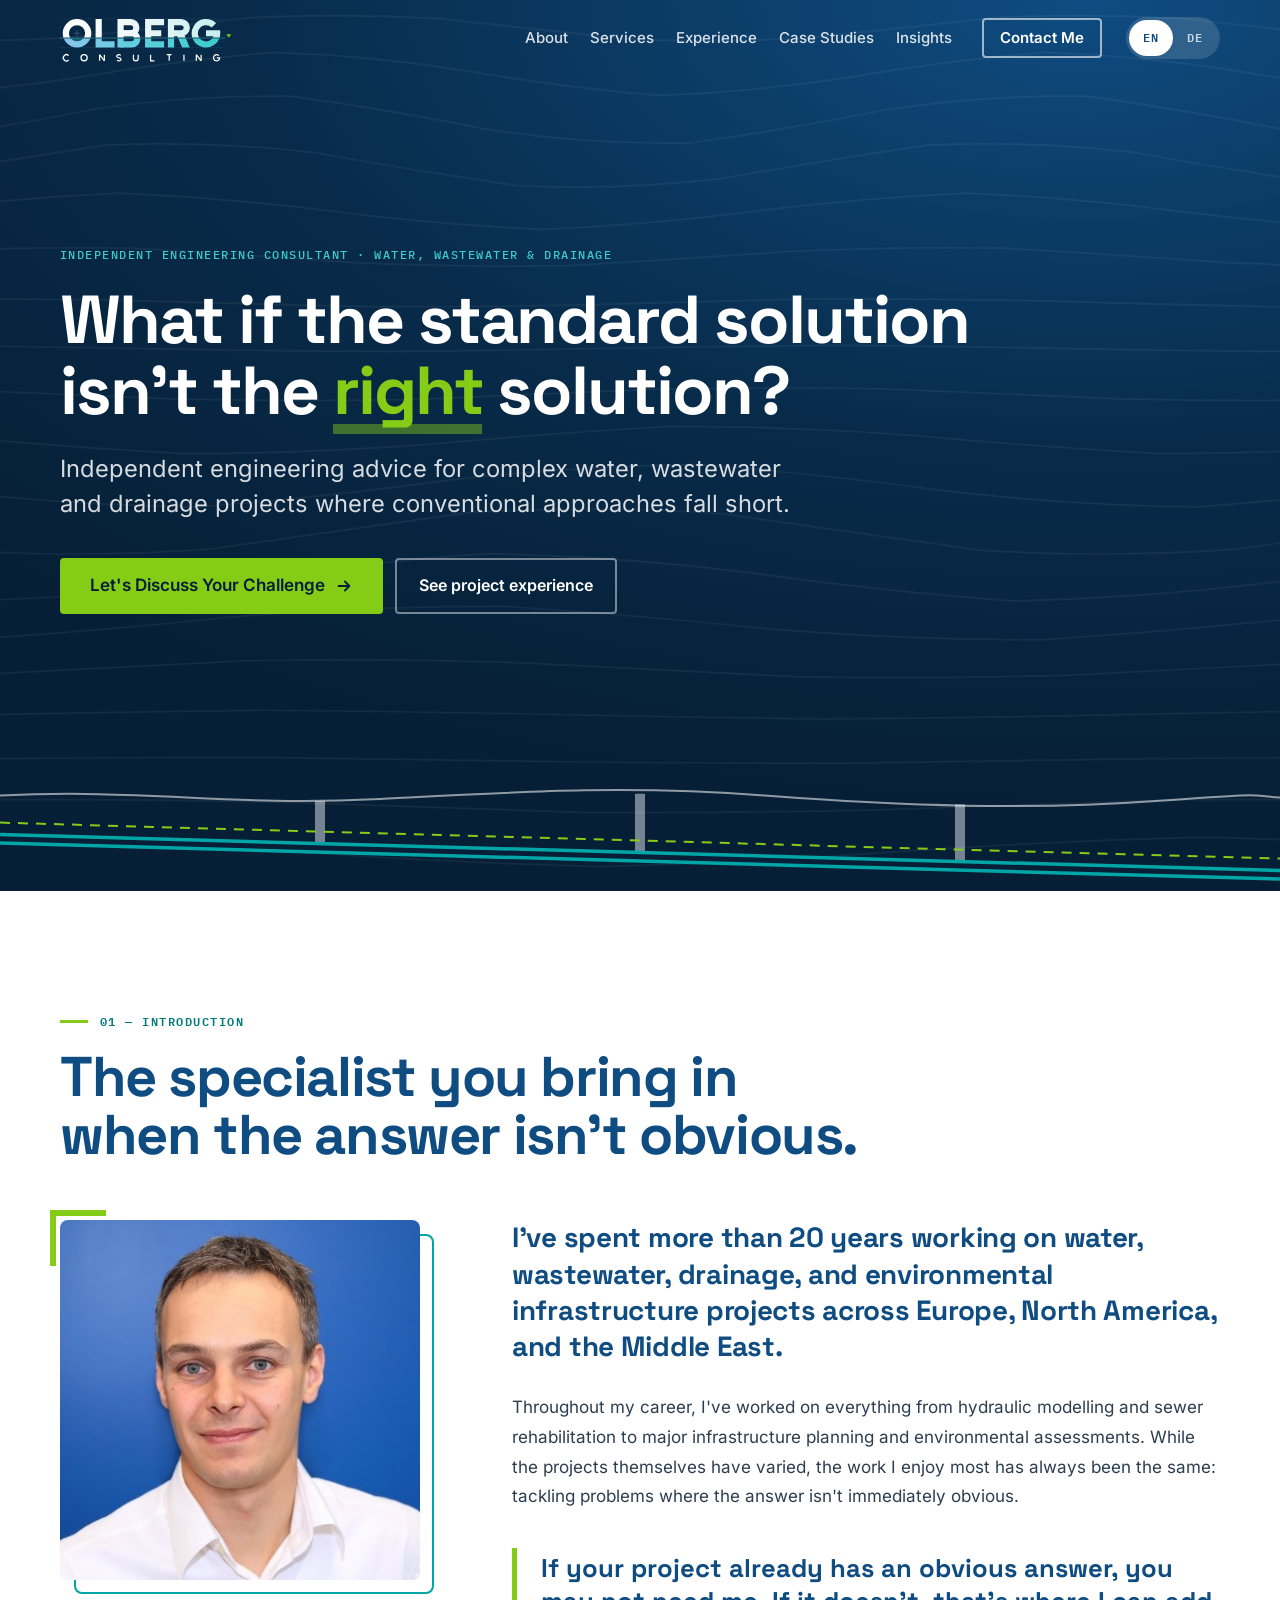
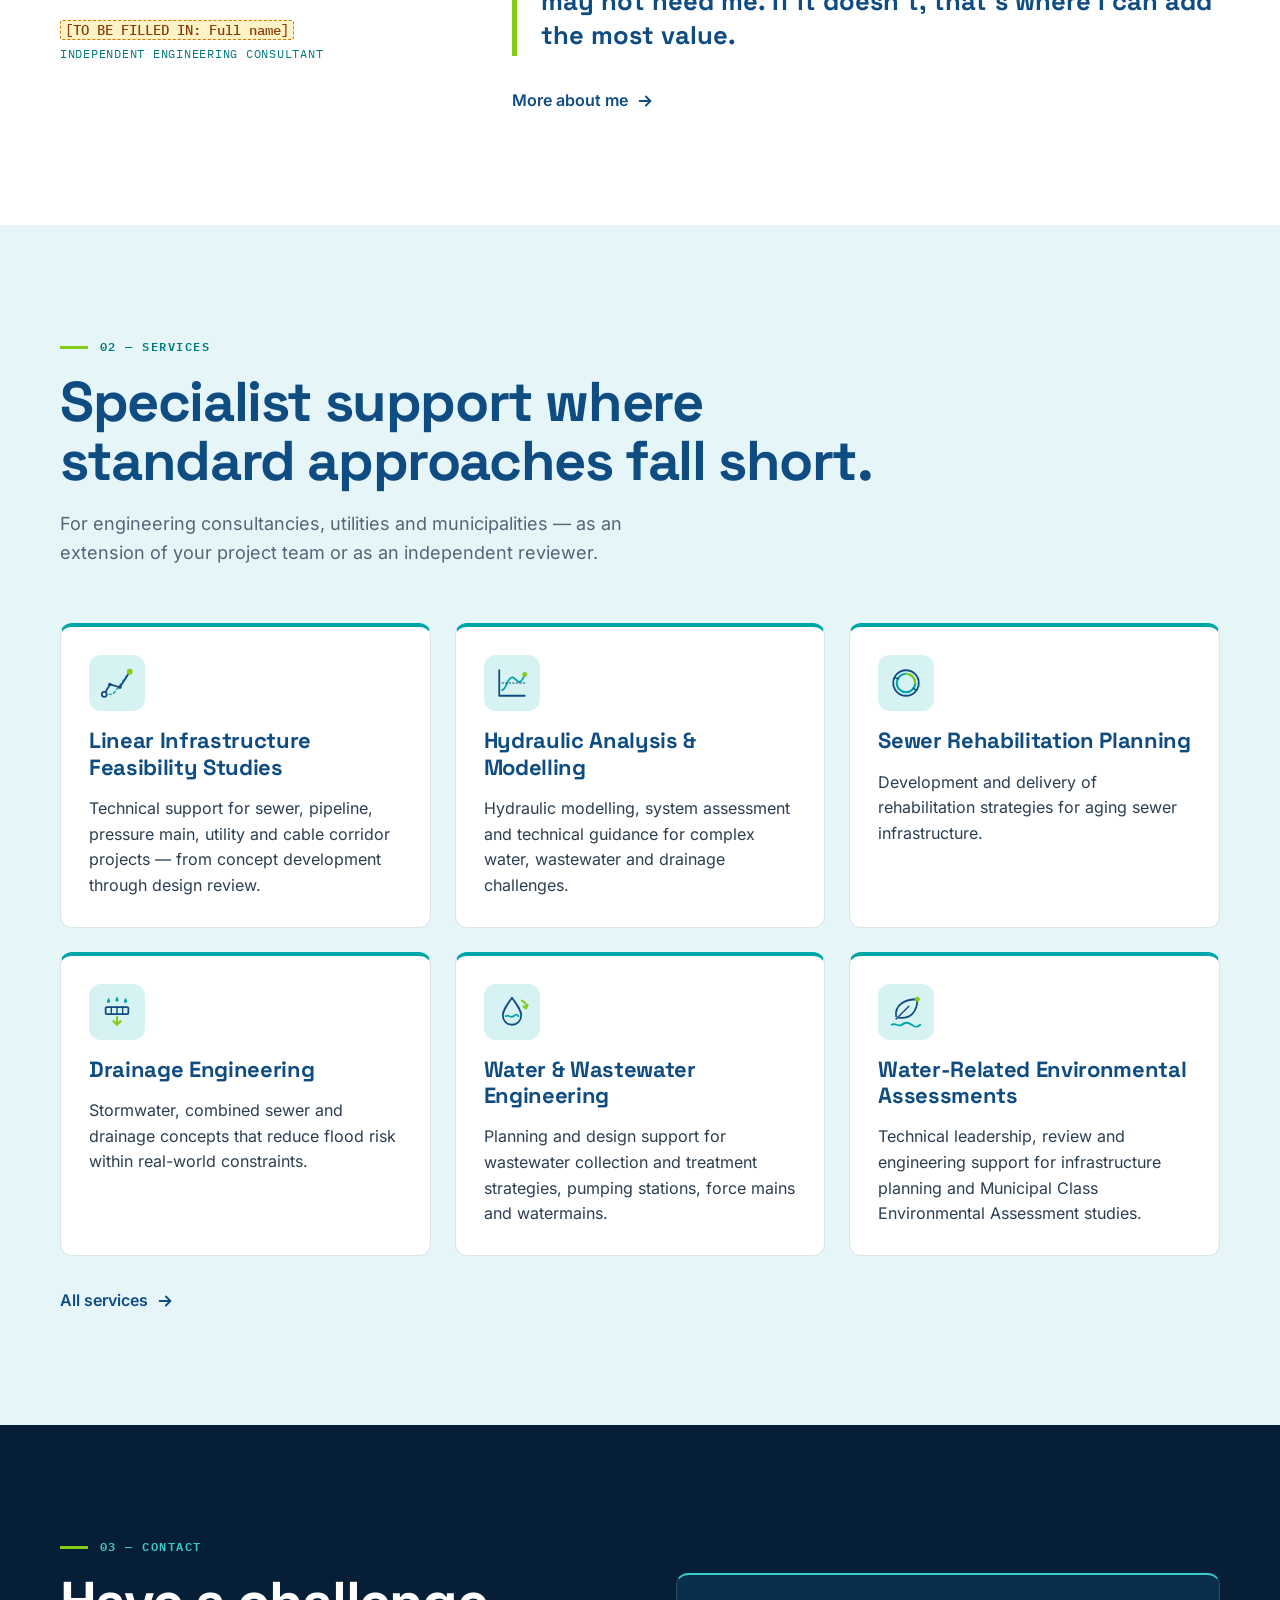
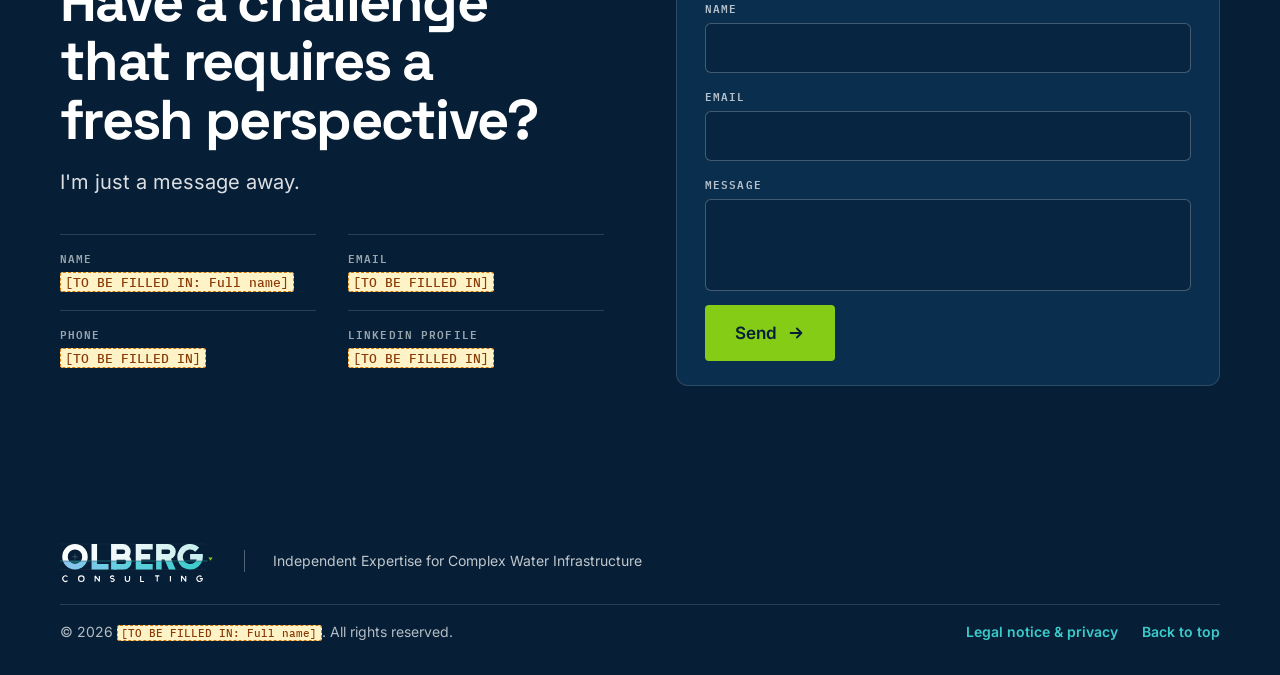
<file: index.html>
<!doctype html>
<html lang="en">
<head>
  <meta charset="utf-8">
  <meta name="viewport" content="width=device-width, initial-scale=1">
  <title>Olberg Consulting | Water &amp; Wastewater Infrastructure</title>
  <meta name="description" content="Independent engineering advice for complex water, wastewater and drainage projects where conventional approaches fall short.">
  <meta name="theme-color" content="#0F4C81">
  <!-- Link preview (LinkedIn, Teams, WhatsApp, email): replace YOUR-SITE-ADDRESS with the published web address,
       e.g. https://olberg-engineering.github.io/website — preview images must use a full address. -->
  <meta property="og:type" content="website">
  <meta property="og:site_name" content="Olberg Consulting">
  <meta property="og:title" content="Olberg Consulting — What if the standard solution isn't the right solution?">
  <meta property="og:description" content="Independent engineering advice for complex water, wastewater and drainage projects where conventional approaches fall short.">
  <meta property="og:image" content="https://YOUR-SITE-ADDRESS/images/og-image.jpg">
  <meta property="og:image:width" content="1200">
  <meta property="og:image:height" content="630">
  <meta property="og:image:alt" content="Olberg Consulting — Independent Expertise for Complex Water Infrastructure">
  <meta name="twitter:card" content="summary_large_image">
  <link rel="icon" href="images/favicon.svg" type="image/svg+xml">
  <link rel="apple-touch-icon" href="images/apple-touch-icon.png">
  <link rel="stylesheet" href="fonts/fonts.css">
  <link rel="stylesheet" href="style.css">
</head>
<!-- Homepage: hero, about, services, contact. Content is rendered by script.js from content/*.js -->
<body data-page="home" class="dark-top">
  <a class="skip-link" href="#main" data-i18n="a11y.skip">Skip to content</a>
  <header class="site-header" data-render="header"></header>
  <main id="main" data-render="main"></main>
  <footer class="site-footer" data-render="footer"></footer>

  <noscript><p class="noscript">Please enable JavaScript to view this website. / Bitte aktivieren Sie JavaScript, um diese Website anzuzeigen.</p></noscript>

  <script src="content/config.js"></script>
  <script src="content/en.js"></script>
  <script src="content/de.js"></script>
  <script src="script.js"></script>
</body>
</html>
</file>
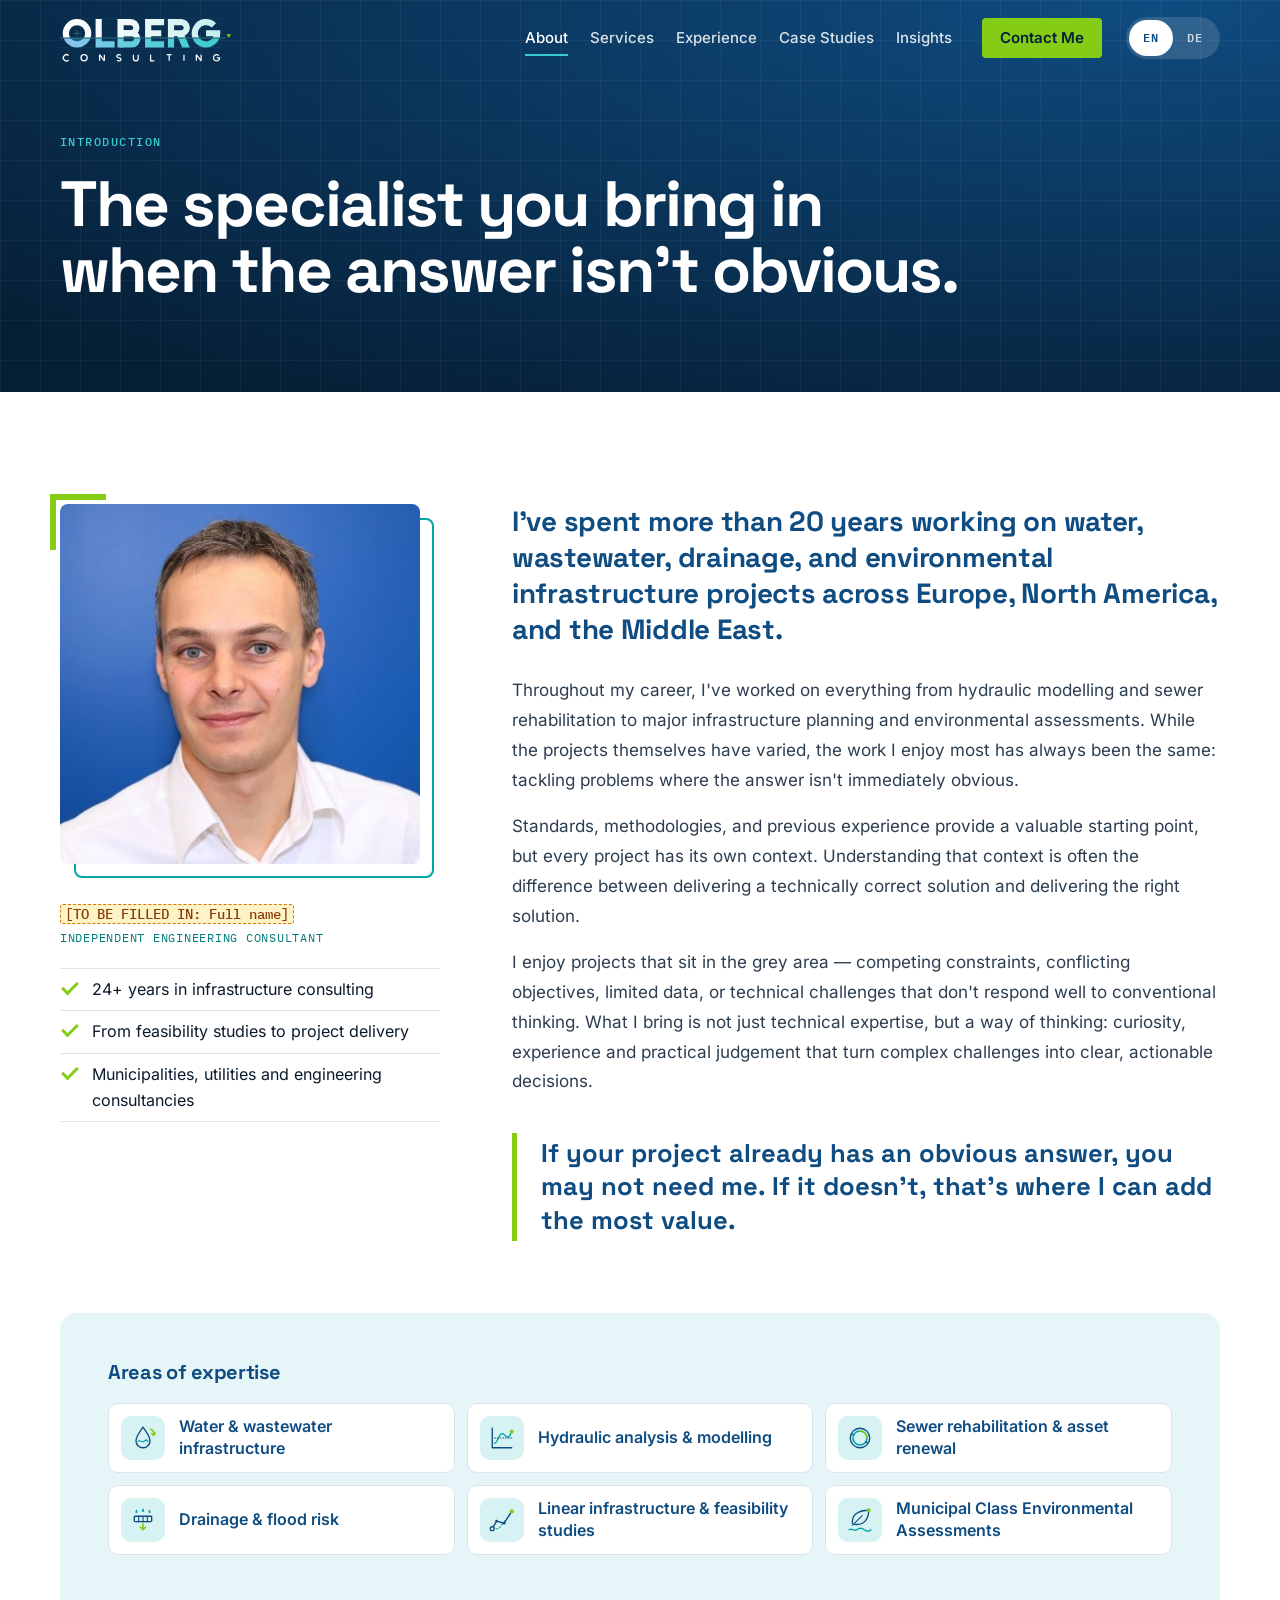
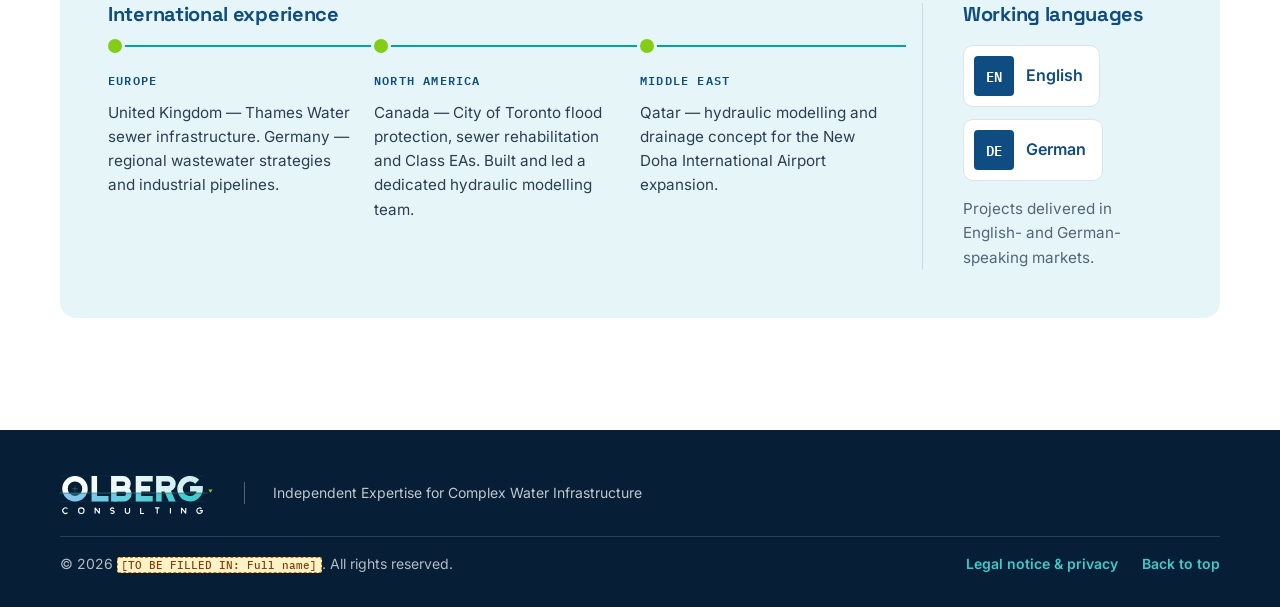
<file: about.html>
<!doctype html>
<html lang="en">
<head>
  <meta charset="utf-8">
  <meta name="viewport" content="width=device-width, initial-scale=1">
  <title>About | Olberg Consulting</title>
  <meta name="description" content="Independent engineering advice for complex water, wastewater and drainage projects where conventional approaches fall short.">
  <meta name="theme-color" content="#0F4C81">
  <!-- Link preview (LinkedIn, Teams, WhatsApp, email): replace YOUR-SITE-ADDRESS with the published web address,
       e.g. https://olberg-engineering.github.io/website — preview images must use a full address. -->
  <meta property="og:type" content="website">
  <meta property="og:site_name" content="Olberg Consulting">
  <meta property="og:title" content="About | Olberg Consulting">
  <meta property="og:description" content="Independent engineering advice for complex water, wastewater and drainage projects where conventional approaches fall short.">
  <meta property="og:image" content="https://YOUR-SITE-ADDRESS/images/og-image.jpg">
  <meta property="og:image:width" content="1200">
  <meta property="og:image:height" content="630">
  <meta property="og:image:alt" content="Olberg Consulting — Independent Expertise for Complex Water Infrastructure">
  <meta name="twitter:card" content="summary_large_image">
  <link rel="icon" href="images/favicon.svg" type="image/svg+xml">
  <link rel="apple-touch-icon" href="images/apple-touch-icon.png">
  <link rel="stylesheet" href="fonts/fonts.css">
  <link rel="stylesheet" href="style.css">
</head>
<!-- About page. Content is rendered by script.js from content/*.js -->
<body data-page="about" class="dark-top">
  <a class="skip-link" href="#main" data-i18n="a11y.skip">Skip to content</a>
  <header class="site-header" data-render="header"></header>
  <main id="main" data-render="main"></main>
  <footer class="site-footer" data-render="footer"></footer>

  <noscript><p class="noscript">Please enable JavaScript to view this website. / Bitte aktivieren Sie JavaScript, um diese Website anzuzeigen.</p></noscript>

  <script src="content/config.js"></script>
  <script src="content/en.js"></script>
  <script src="content/de.js"></script>
  <script src="script.js"></script>
</body>
</html>
</file>
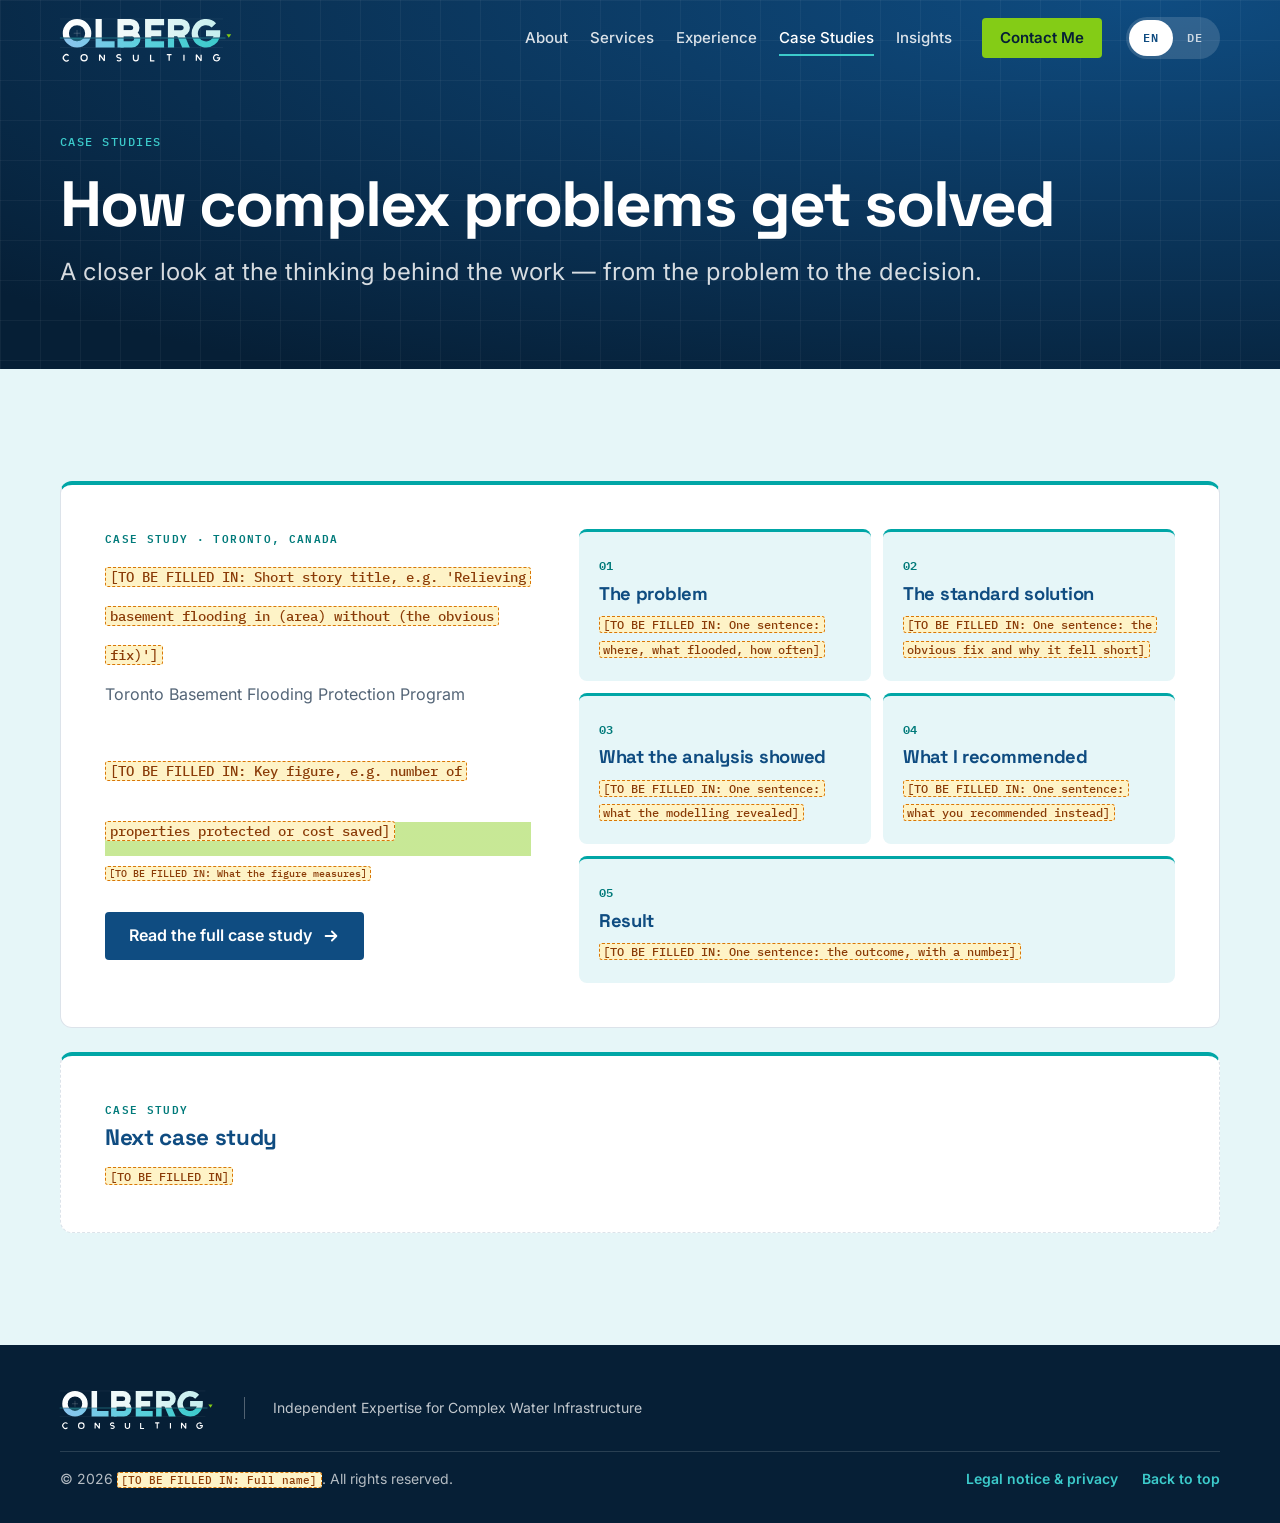
<file: case-studies.html>
<!doctype html>
<html lang="en">
<head>
  <meta charset="utf-8">
  <meta name="viewport" content="width=device-width, initial-scale=1">
  <title>Case Studies | Olberg Consulting</title>
  <meta name="description" content="Independent engineering advice for complex water, wastewater and drainage projects where conventional approaches fall short.">
  <meta name="theme-color" content="#0F4C81">
  <!-- Link preview (LinkedIn, Teams, WhatsApp, email): replace YOUR-SITE-ADDRESS with the published web address,
       e.g. https://olberg-engineering.github.io/website — preview images must use a full address. -->
  <meta property="og:type" content="website">
  <meta property="og:site_name" content="Olberg Consulting">
  <meta property="og:title" content="Case Studies | Olberg Consulting">
  <meta property="og:description" content="Independent engineering advice for complex water, wastewater and drainage projects where conventional approaches fall short.">
  <meta property="og:image" content="https://YOUR-SITE-ADDRESS/images/og-image.jpg">
  <meta property="og:image:width" content="1200">
  <meta property="og:image:height" content="630">
  <meta property="og:image:alt" content="Olberg Consulting — Independent Expertise for Complex Water Infrastructure">
  <meta name="twitter:card" content="summary_large_image">
  <link rel="icon" href="images/favicon.svg" type="image/svg+xml">
  <link rel="apple-touch-icon" href="images/apple-touch-icon.png">
  <link rel="stylesheet" href="fonts/fonts.css">
  <link rel="stylesheet" href="style.css">
</head>
<!-- Case studies list. Content is rendered by script.js from content/*.js -->
<body data-page="cases" class="dark-top">
  <a class="skip-link" href="#main" data-i18n="a11y.skip">Skip to content</a>
  <header class="site-header" data-render="header"></header>
  <main id="main" data-render="main"></main>
  <footer class="site-footer" data-render="footer"></footer>

  <noscript><p class="noscript">Please enable JavaScript to view this website. / Bitte aktivieren Sie JavaScript, um diese Website anzuzeigen.</p></noscript>

  <script src="content/config.js"></script>
  <script src="content/en.js"></script>
  <script src="content/de.js"></script>
  <script src="script.js"></script>
</body>
</html>
</file>
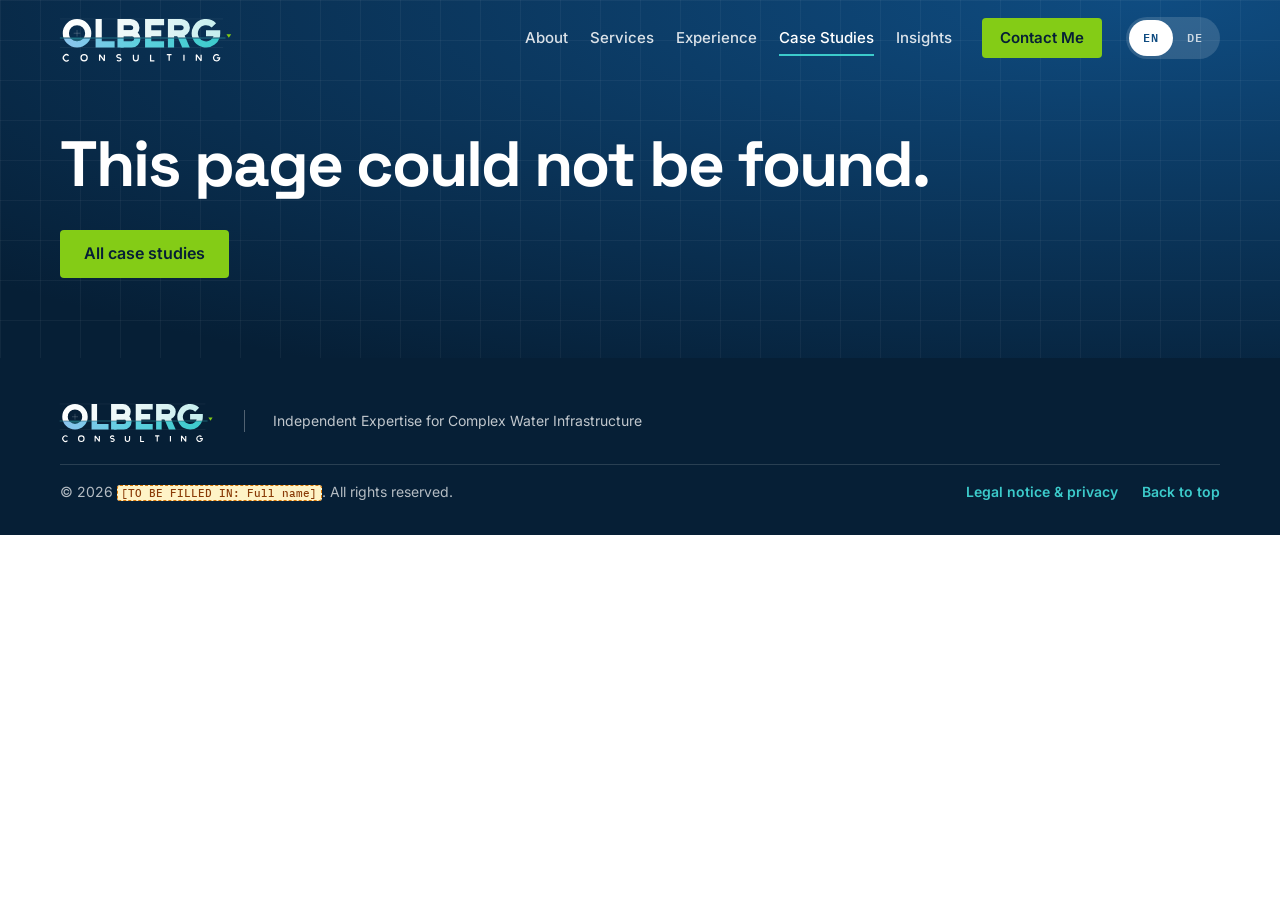
<file: case-study.html>
<!doctype html>
<html lang="en">
<head>
  <meta charset="utf-8">
  <meta name="viewport" content="width=device-width, initial-scale=1">
  <title>Case study | Olberg Consulting</title>
  <meta name="description" content="Independent engineering advice for complex water, wastewater and drainage projects where conventional approaches fall short.">
  <meta name="theme-color" content="#0F4C81">
  <!-- Link preview (LinkedIn, Teams, WhatsApp, email): replace YOUR-SITE-ADDRESS with the published web address,
       e.g. https://olberg-engineering.github.io/website — preview images must use a full address. -->
  <meta property="og:type" content="website">
  <meta property="og:site_name" content="Olberg Consulting">
  <meta property="og:title" content="Case study | Olberg Consulting">
  <meta property="og:description" content="Independent engineering advice for complex water, wastewater and drainage projects where conventional approaches fall short.">
  <meta property="og:image" content="https://YOUR-SITE-ADDRESS/images/og-image.jpg">
  <meta property="og:image:width" content="1200">
  <meta property="og:image:height" content="630">
  <meta property="og:image:alt" content="Olberg Consulting — Independent Expertise for Complex Water Infrastructure">
  <meta name="twitter:card" content="summary_large_image">
  <link rel="icon" href="images/favicon.svg" type="image/svg+xml">
  <link rel="apple-touch-icon" href="images/apple-touch-icon.png">
  <link rel="stylesheet" href="fonts/fonts.css">
  <link rel="stylesheet" href="style.css">
</head>
<!-- Case study detail template, e.g. case-study.html?id=toronto-basement-flooding. Content is rendered by script.js from content/*.js -->
<body data-page="case" class="dark-top">
  <a class="skip-link" href="#main" data-i18n="a11y.skip">Skip to content</a>
  <header class="site-header" data-render="header"></header>
  <main id="main" data-render="main"></main>
  <footer class="site-footer" data-render="footer"></footer>

  <noscript><p class="noscript">Please enable JavaScript to view this website. / Bitte aktivieren Sie JavaScript, um diese Website anzuzeigen.</p></noscript>

  <script src="content/config.js"></script>
  <script src="content/en.js"></script>
  <script src="content/de.js"></script>
  <script src="script.js"></script>
</body>
</html>
</file>
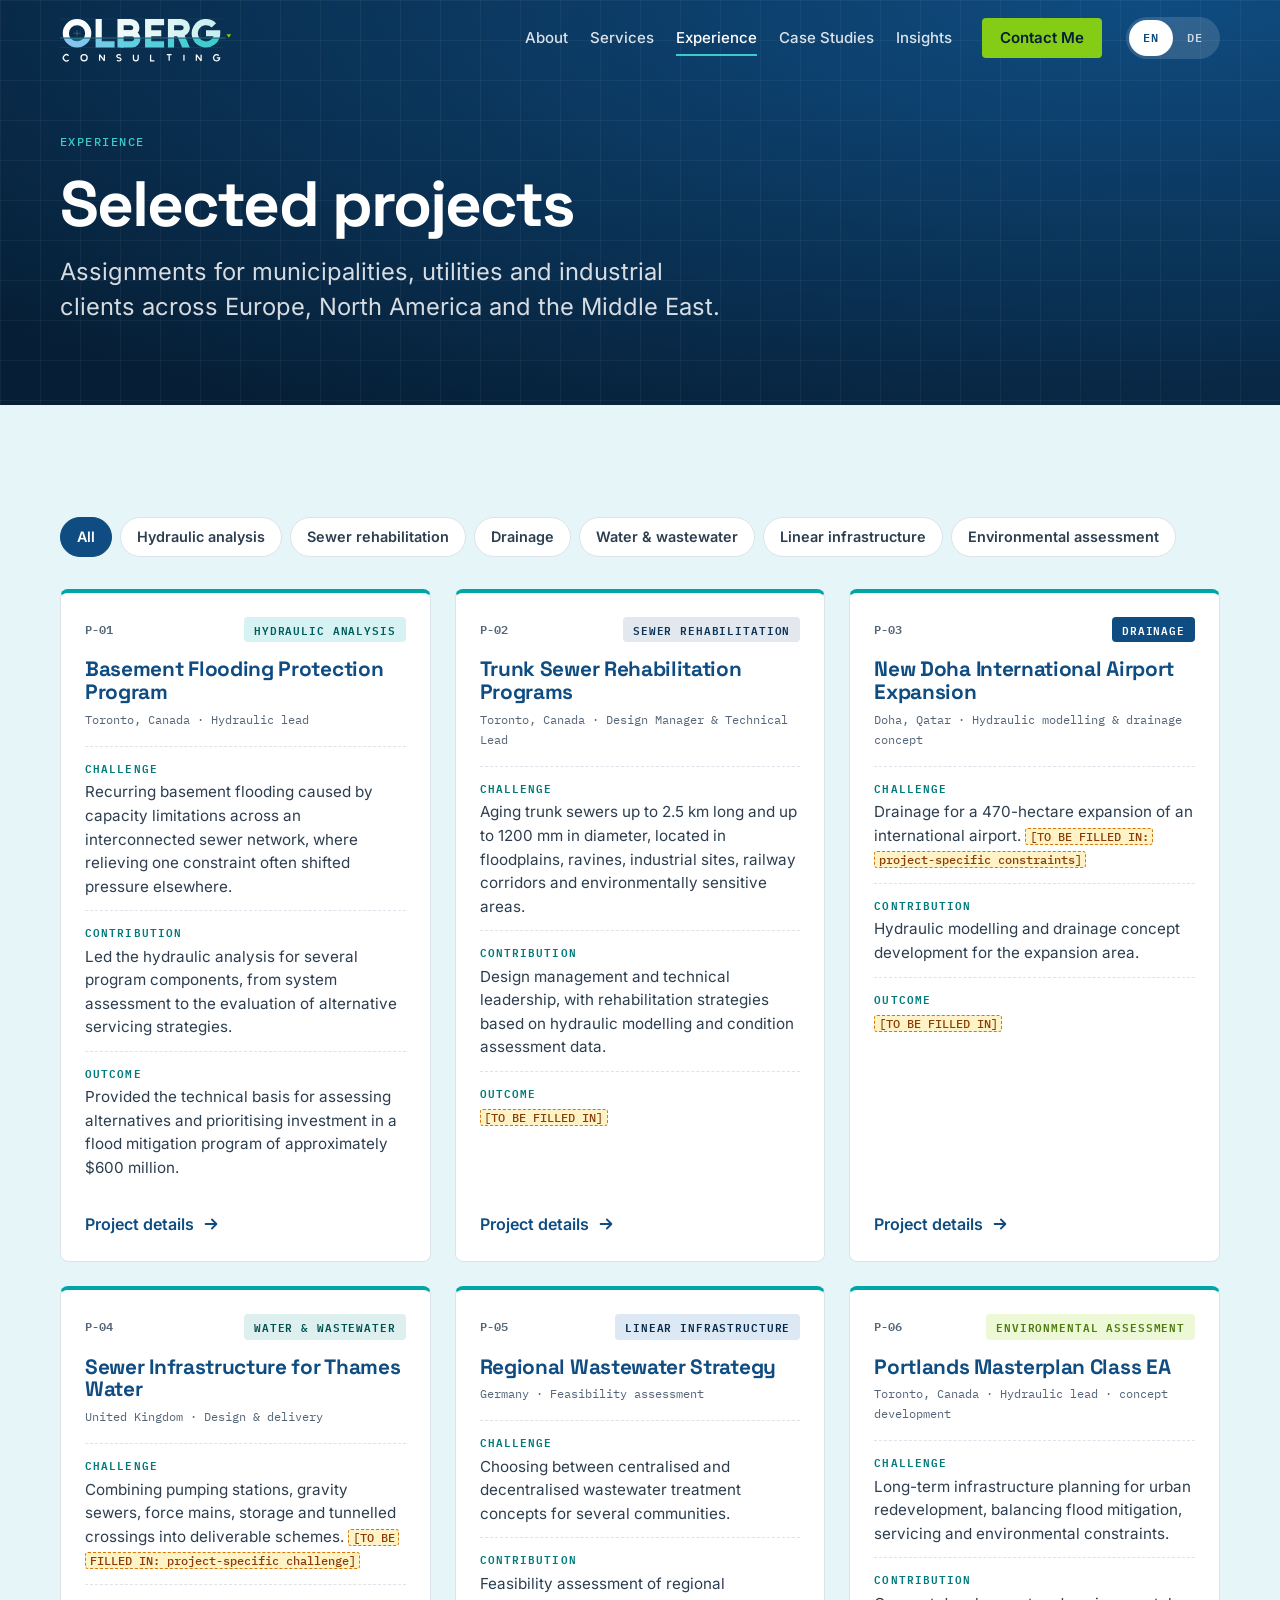
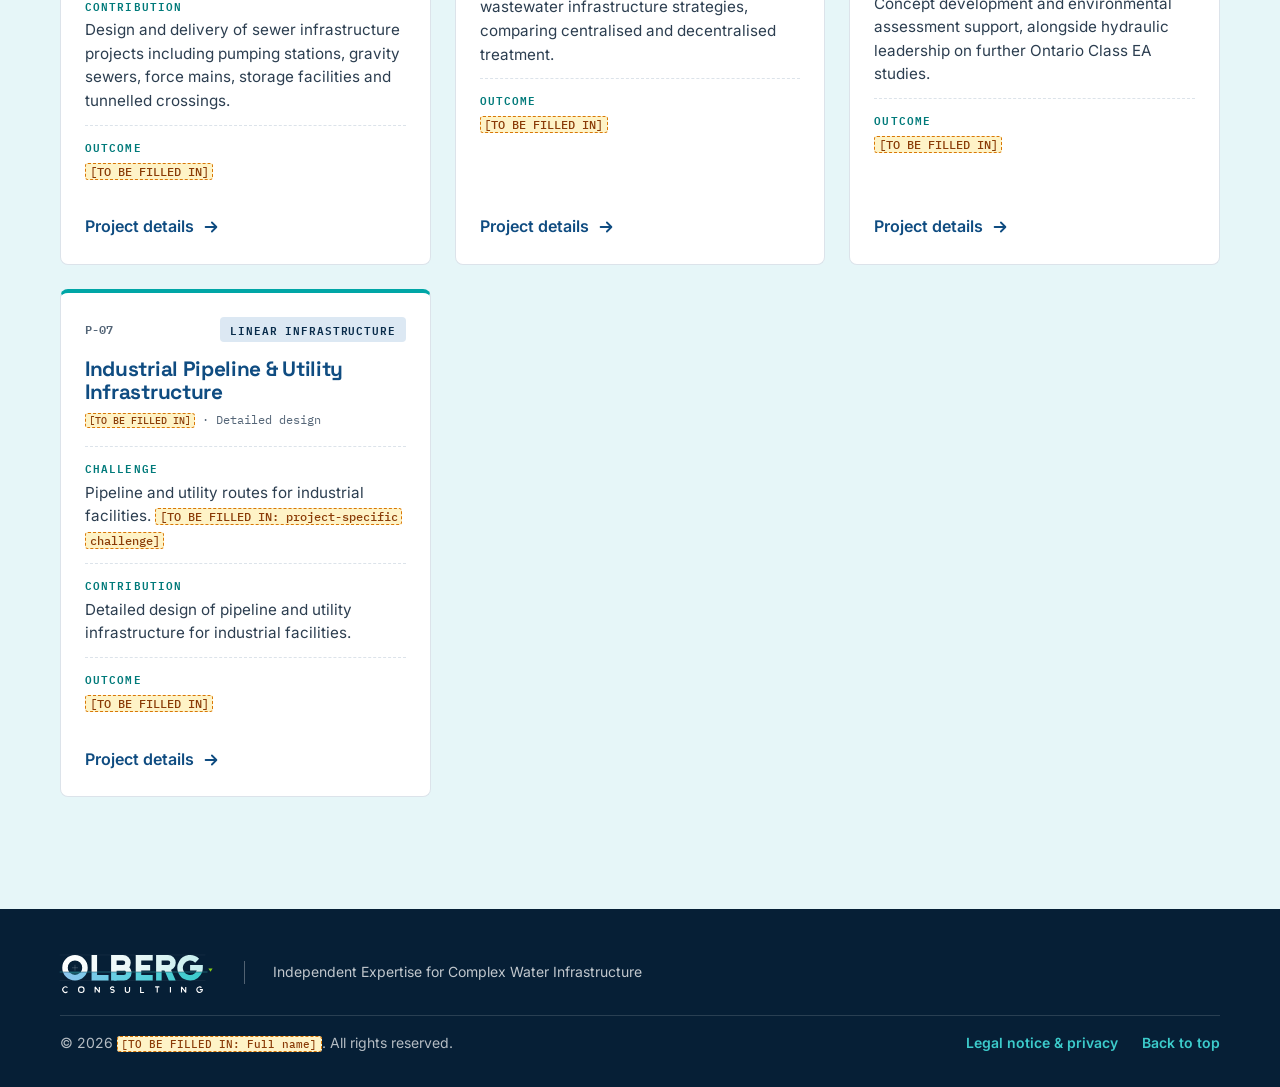
<file: experience.html>
<!doctype html>
<html lang="en">
<head>
  <meta charset="utf-8">
  <meta name="viewport" content="width=device-width, initial-scale=1">
  <title>Experience | Olberg Consulting</title>
  <meta name="description" content="Independent engineering advice for complex water, wastewater and drainage projects where conventional approaches fall short.">
  <meta name="theme-color" content="#0F4C81">
  <!-- Link preview (LinkedIn, Teams, WhatsApp, email): replace YOUR-SITE-ADDRESS with the published web address,
       e.g. https://olberg-engineering.github.io/website — preview images must use a full address. -->
  <meta property="og:type" content="website">
  <meta property="og:site_name" content="Olberg Consulting">
  <meta property="og:title" content="Experience | Olberg Consulting">
  <meta property="og:description" content="Independent engineering advice for complex water, wastewater and drainage projects where conventional approaches fall short.">
  <meta property="og:image" content="https://YOUR-SITE-ADDRESS/images/og-image.jpg">
  <meta property="og:image:width" content="1200">
  <meta property="og:image:height" content="630">
  <meta property="og:image:alt" content="Olberg Consulting — Independent Expertise for Complex Water Infrastructure">
  <meta name="twitter:card" content="summary_large_image">
  <link rel="icon" href="images/favicon.svg" type="image/svg+xml">
  <link rel="apple-touch-icon" href="images/apple-touch-icon.png">
  <link rel="stylesheet" href="fonts/fonts.css">
  <link rel="stylesheet" href="style.css">
</head>
<!-- Experience: project list. Content is rendered by script.js from content/*.js -->
<body data-page="projects" class="dark-top">
  <a class="skip-link" href="#main" data-i18n="a11y.skip">Skip to content</a>
  <header class="site-header" data-render="header"></header>
  <main id="main" data-render="main"></main>
  <footer class="site-footer" data-render="footer"></footer>

  <noscript><p class="noscript">Please enable JavaScript to view this website. / Bitte aktivieren Sie JavaScript, um diese Website anzuzeigen.</p></noscript>

  <script src="content/config.js"></script>
  <script src="content/en.js"></script>
  <script src="content/de.js"></script>
  <script src="script.js"></script>
</body>
</html>
</file>
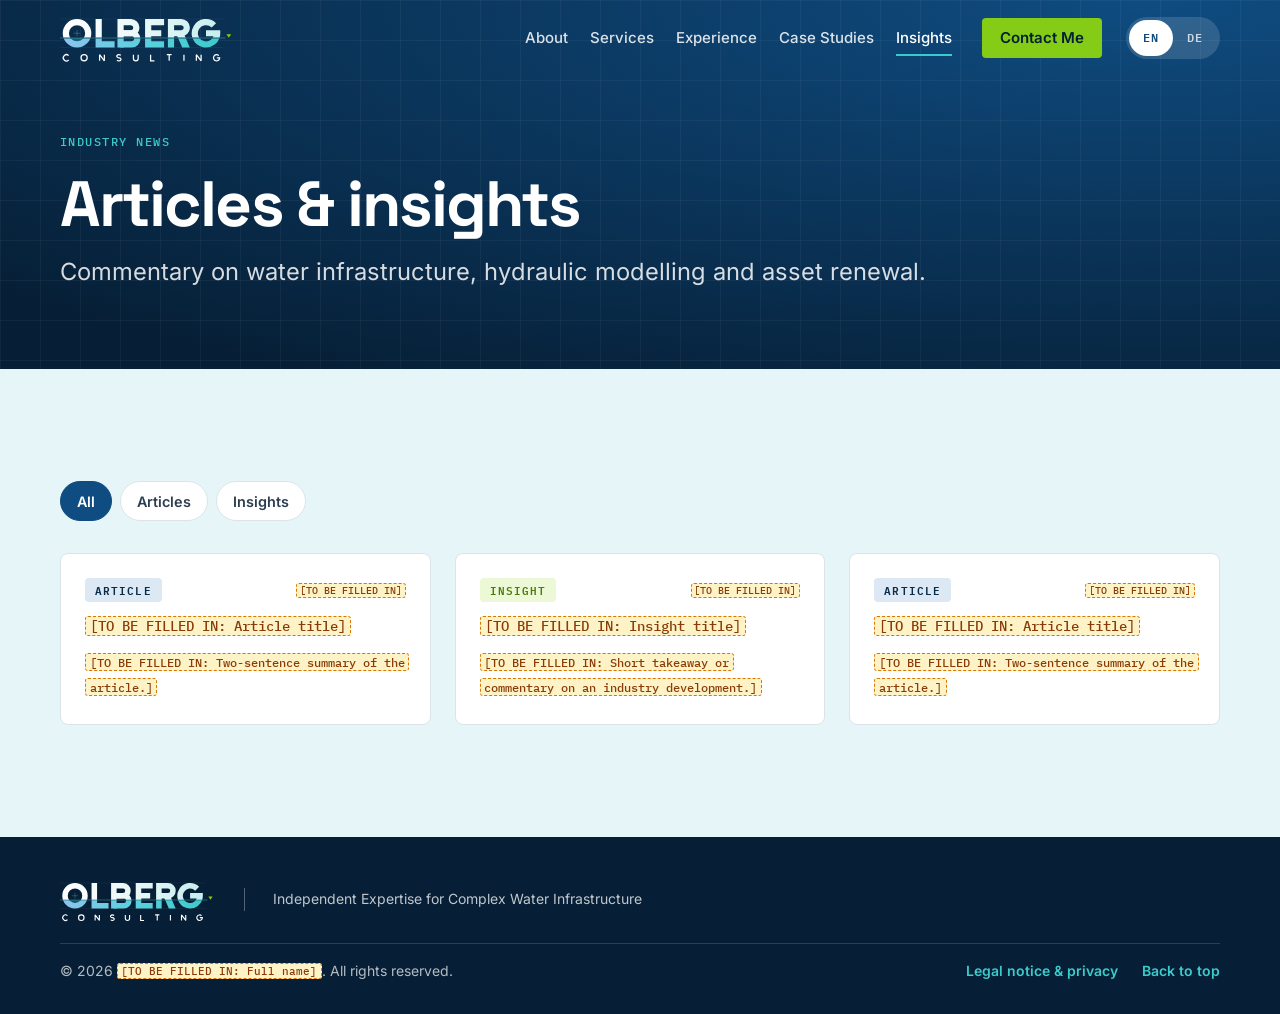
<file: insights.html>
<!doctype html>
<html lang="en">
<head>
  <meta charset="utf-8">
  <meta name="viewport" content="width=device-width, initial-scale=1">
  <title>Insights | Olberg Consulting</title>
  <meta name="description" content="Independent engineering advice for complex water, wastewater and drainage projects where conventional approaches fall short.">
  <meta name="theme-color" content="#0F4C81">
  <!-- Link preview (LinkedIn, Teams, WhatsApp, email): replace YOUR-SITE-ADDRESS with the published web address,
       e.g. https://olberg-engineering.github.io/website — preview images must use a full address. -->
  <meta property="og:type" content="website">
  <meta property="og:site_name" content="Olberg Consulting">
  <meta property="og:title" content="Insights | Olberg Consulting">
  <meta property="og:description" content="Independent engineering advice for complex water, wastewater and drainage projects where conventional approaches fall short.">
  <meta property="og:image" content="https://YOUR-SITE-ADDRESS/images/og-image.jpg">
  <meta property="og:image:width" content="1200">
  <meta property="og:image:height" content="630">
  <meta property="og:image:alt" content="Olberg Consulting — Independent Expertise for Complex Water Infrastructure">
  <meta name="twitter:card" content="summary_large_image">
  <link rel="icon" href="images/favicon.svg" type="image/svg+xml">
  <link rel="apple-touch-icon" href="images/apple-touch-icon.png">
  <link rel="stylesheet" href="fonts/fonts.css">
  <link rel="stylesheet" href="style.css">
</head>
<!-- Industry news: articles and insights. Content is rendered by script.js from content/*.js -->
<body data-page="news" class="dark-top">
  <a class="skip-link" href="#main" data-i18n="a11y.skip">Skip to content</a>
  <header class="site-header" data-render="header"></header>
  <main id="main" data-render="main"></main>
  <footer class="site-footer" data-render="footer"></footer>

  <noscript><p class="noscript">Please enable JavaScript to view this website. / Bitte aktivieren Sie JavaScript, um diese Website anzuzeigen.</p></noscript>

  <script src="content/config.js"></script>
  <script src="content/en.js"></script>
  <script src="content/de.js"></script>
  <script src="script.js"></script>
</body>
</html>
</file>
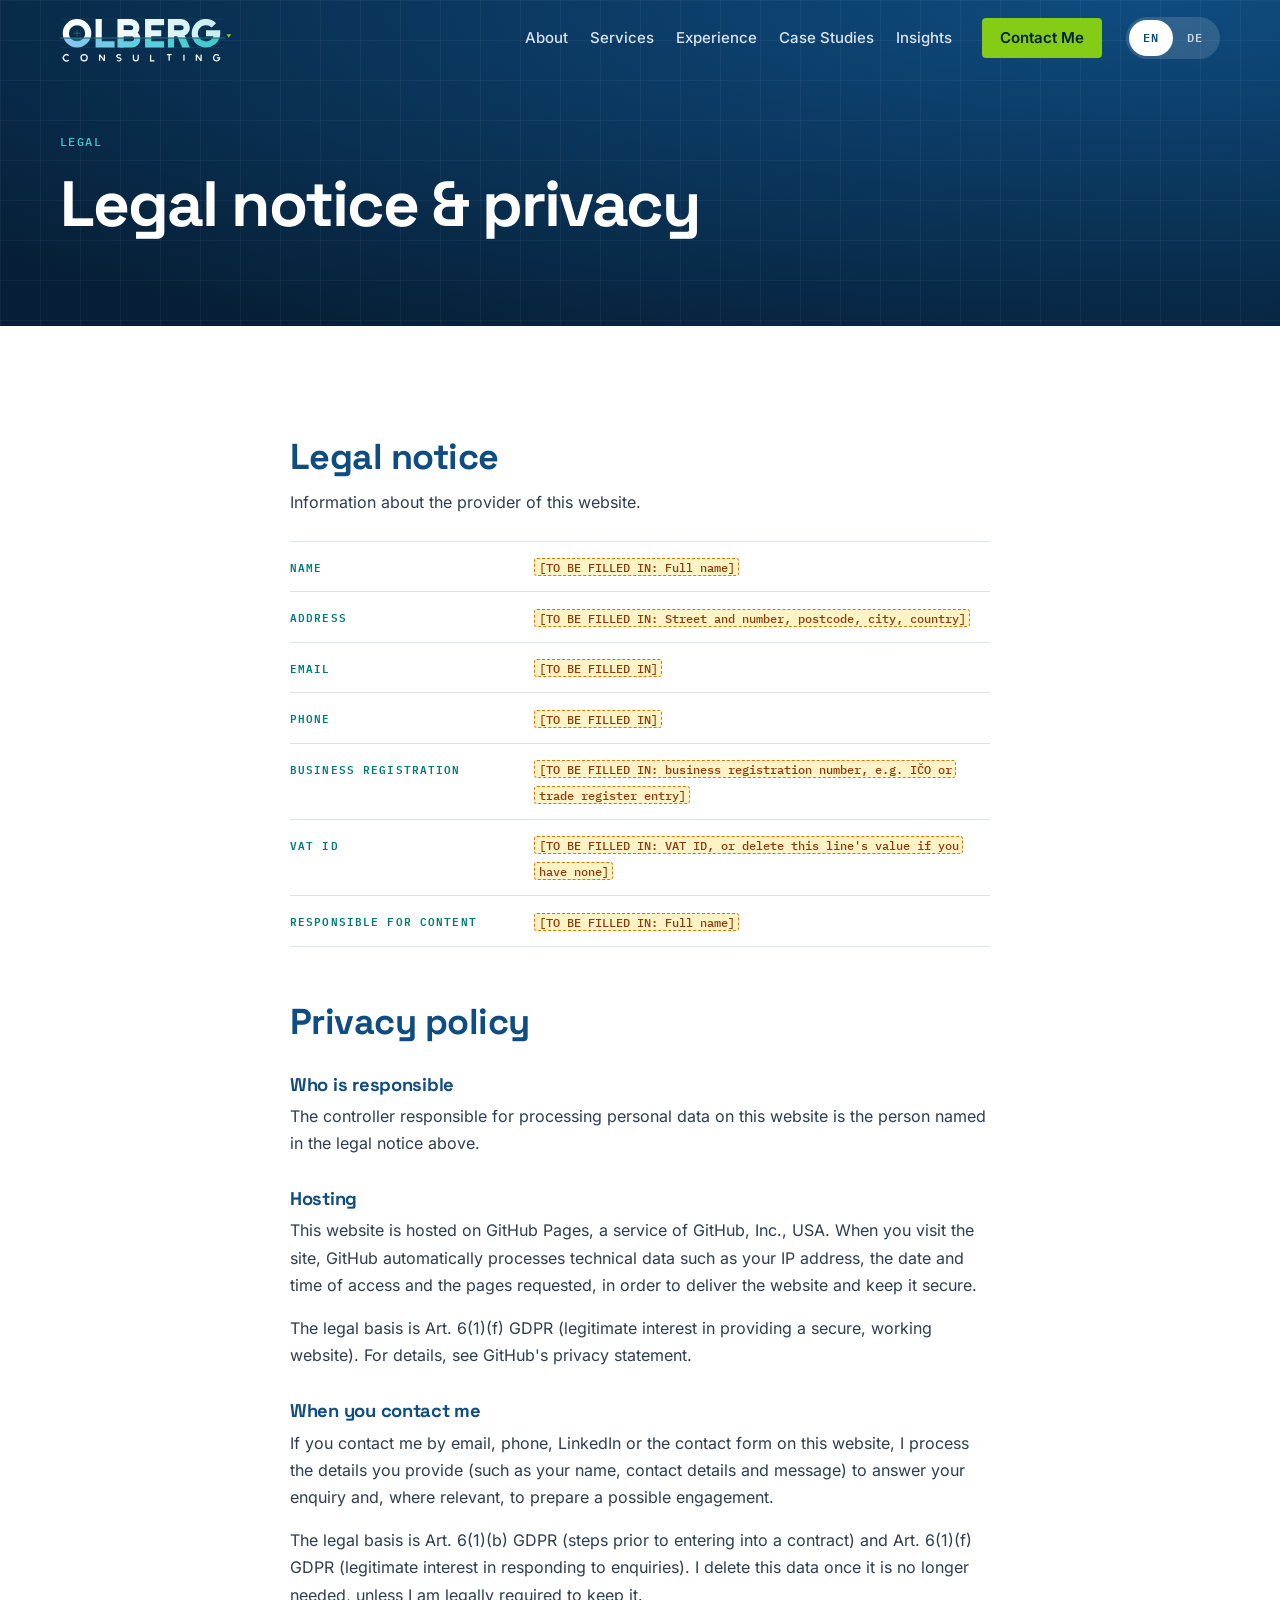
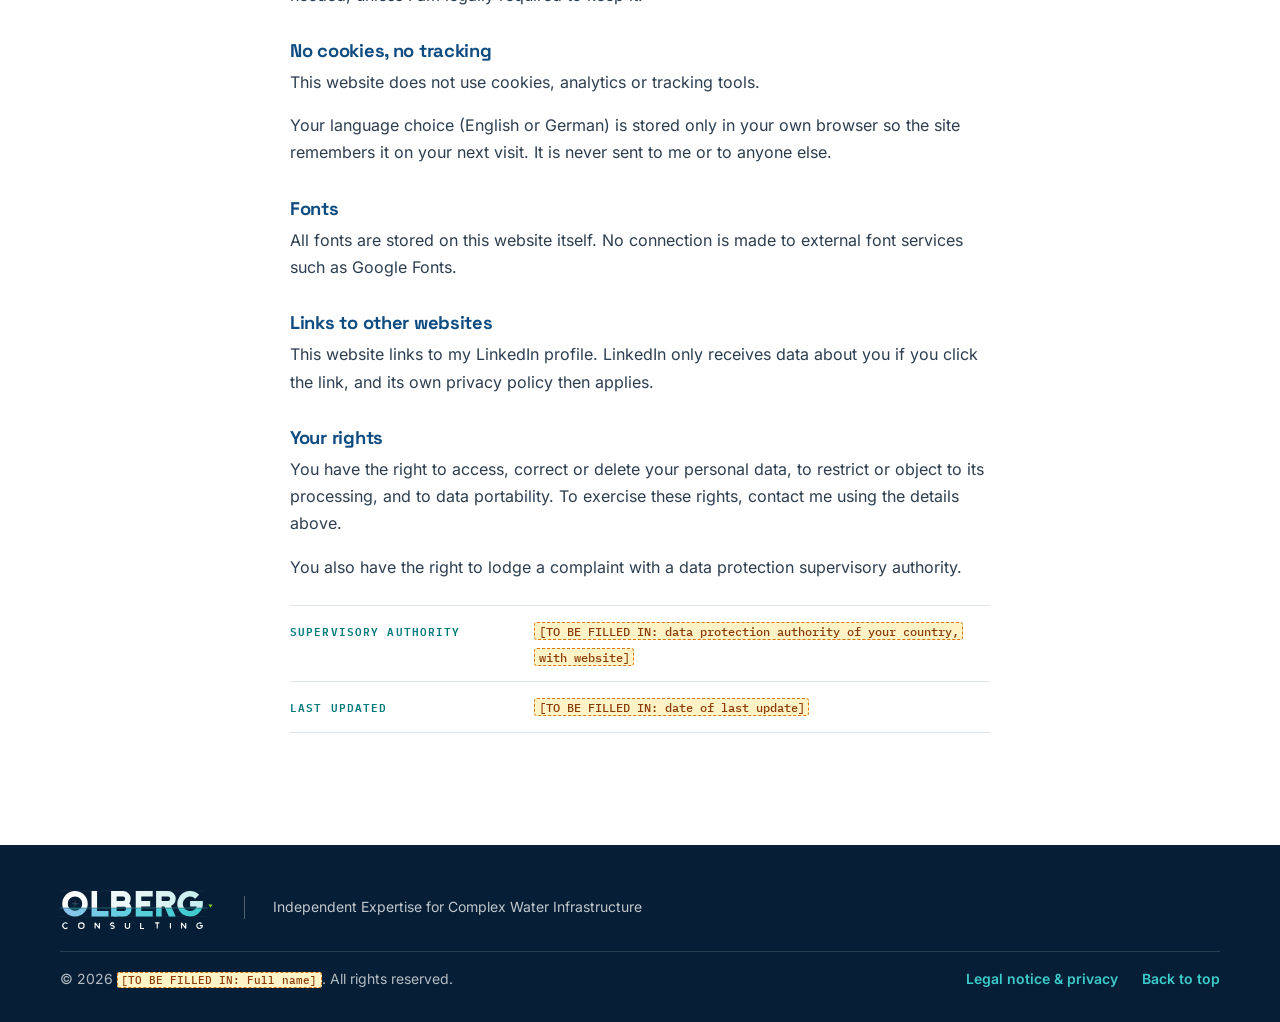
<file: legal.html>
<!doctype html>
<html lang="en">
<head>
  <meta charset="utf-8">
  <meta name="viewport" content="width=device-width, initial-scale=1">
  <title>Legal notice &amp; privacy | Olberg Consulting</title>
  <meta name="description" content="Independent engineering advice for complex water, wastewater and drainage projects where conventional approaches fall short.">
  <meta name="theme-color" content="#0F4C81">
  <!-- Link preview (LinkedIn, Teams, WhatsApp, email): replace YOUR-SITE-ADDRESS with the published web address,
       e.g. https://olberg-engineering.github.io/website — preview images must use a full address. -->
  <meta property="og:type" content="website">
  <meta property="og:site_name" content="Olberg Consulting">
  <meta property="og:title" content="Legal notice &amp; privacy | Olberg Consulting">
  <meta property="og:description" content="Independent engineering advice for complex water, wastewater and drainage projects where conventional approaches fall short.">
  <meta property="og:image" content="https://YOUR-SITE-ADDRESS/images/og-image.jpg">
  <meta property="og:image:width" content="1200">
  <meta property="og:image:height" content="630">
  <meta property="og:image:alt" content="Olberg Consulting — Independent Expertise for Complex Water Infrastructure">
  <meta name="twitter:card" content="summary_large_image">
  <link rel="icon" href="images/favicon.svg" type="image/svg+xml">
  <link rel="apple-touch-icon" href="images/apple-touch-icon.png">
  <link rel="stylesheet" href="fonts/fonts.css">
  <link rel="stylesheet" href="style.css">
</head>
<!-- Legal notice (Impressum) &amp; privacy policy. Content is rendered by script.js from content/*.js -->
<body data-page="legal" class="dark-top">
  <a class="skip-link" href="#main" data-i18n="a11y.skip">Skip to content</a>
  <header class="site-header" data-render="header"></header>
  <main id="main" data-render="main"></main>
  <footer class="site-footer" data-render="footer"></footer>

  <noscript><p class="noscript">Please enable JavaScript to view this website. / Bitte aktivieren Sie JavaScript, um diese Website anzuzeigen.</p></noscript>

  <script src="content/config.js"></script>
  <script src="content/en.js"></script>
  <script src="content/de.js"></script>
  <script src="script.js"></script>
</body>
</html>
</file>
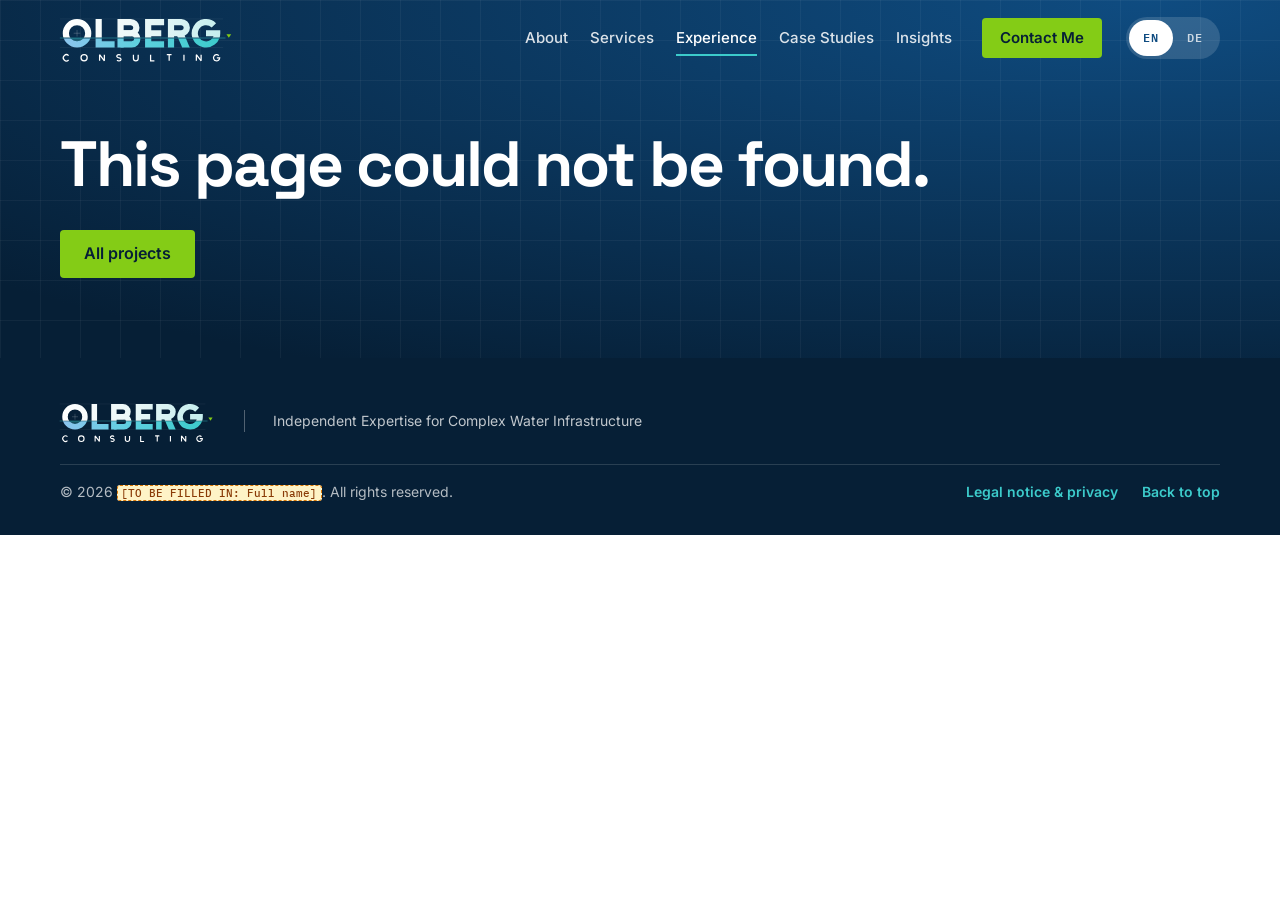
<file: project.html>
<!doctype html>
<html lang="en">
<head>
  <meta charset="utf-8">
  <meta name="viewport" content="width=device-width, initial-scale=1">
  <title>Project | Olberg Consulting</title>
  <meta name="description" content="Independent engineering advice for complex water, wastewater and drainage projects where conventional approaches fall short.">
  <meta name="theme-color" content="#0F4C81">
  <!-- Link preview (LinkedIn, Teams, WhatsApp, email): replace YOUR-SITE-ADDRESS with the published web address,
       e.g. https://olberg-engineering.github.io/website — preview images must use a full address. -->
  <meta property="og:type" content="website">
  <meta property="og:site_name" content="Olberg Consulting">
  <meta property="og:title" content="Project experience | Olberg Consulting">
  <meta property="og:description" content="Independent engineering advice for complex water, wastewater and drainage projects where conventional approaches fall short.">
  <meta property="og:image" content="https://YOUR-SITE-ADDRESS/images/og-image.jpg">
  <meta property="og:image:width" content="1200">
  <meta property="og:image:height" content="630">
  <meta property="og:image:alt" content="Olberg Consulting — Independent Expertise for Complex Water Infrastructure">
  <meta name="twitter:card" content="summary_large_image">
  <link rel="icon" href="images/favicon.svg" type="image/svg+xml">
  <link rel="apple-touch-icon" href="images/apple-touch-icon.png">
  <link rel="stylesheet" href="fonts/fonts.css">
  <link rel="stylesheet" href="style.css">
</head>
<!-- Project detail template, e.g. project.html?id=toronto-basement-flooding. Content is rendered by script.js from content/*.js -->
<body data-page="project" class="dark-top">
  <a class="skip-link" href="#main" data-i18n="a11y.skip">Skip to content</a>
  <header class="site-header" data-render="header"></header>
  <main id="main" data-render="main"></main>
  <footer class="site-footer" data-render="footer"></footer>

  <noscript><p class="noscript">Please enable JavaScript to view this website. / Bitte aktivieren Sie JavaScript, um diese Website anzuzeigen.</p></noscript>

  <script src="content/config.js"></script>
  <script src="content/en.js"></script>
  <script src="content/de.js"></script>
  <script src="script.js"></script>
</body>
</html>
</file>
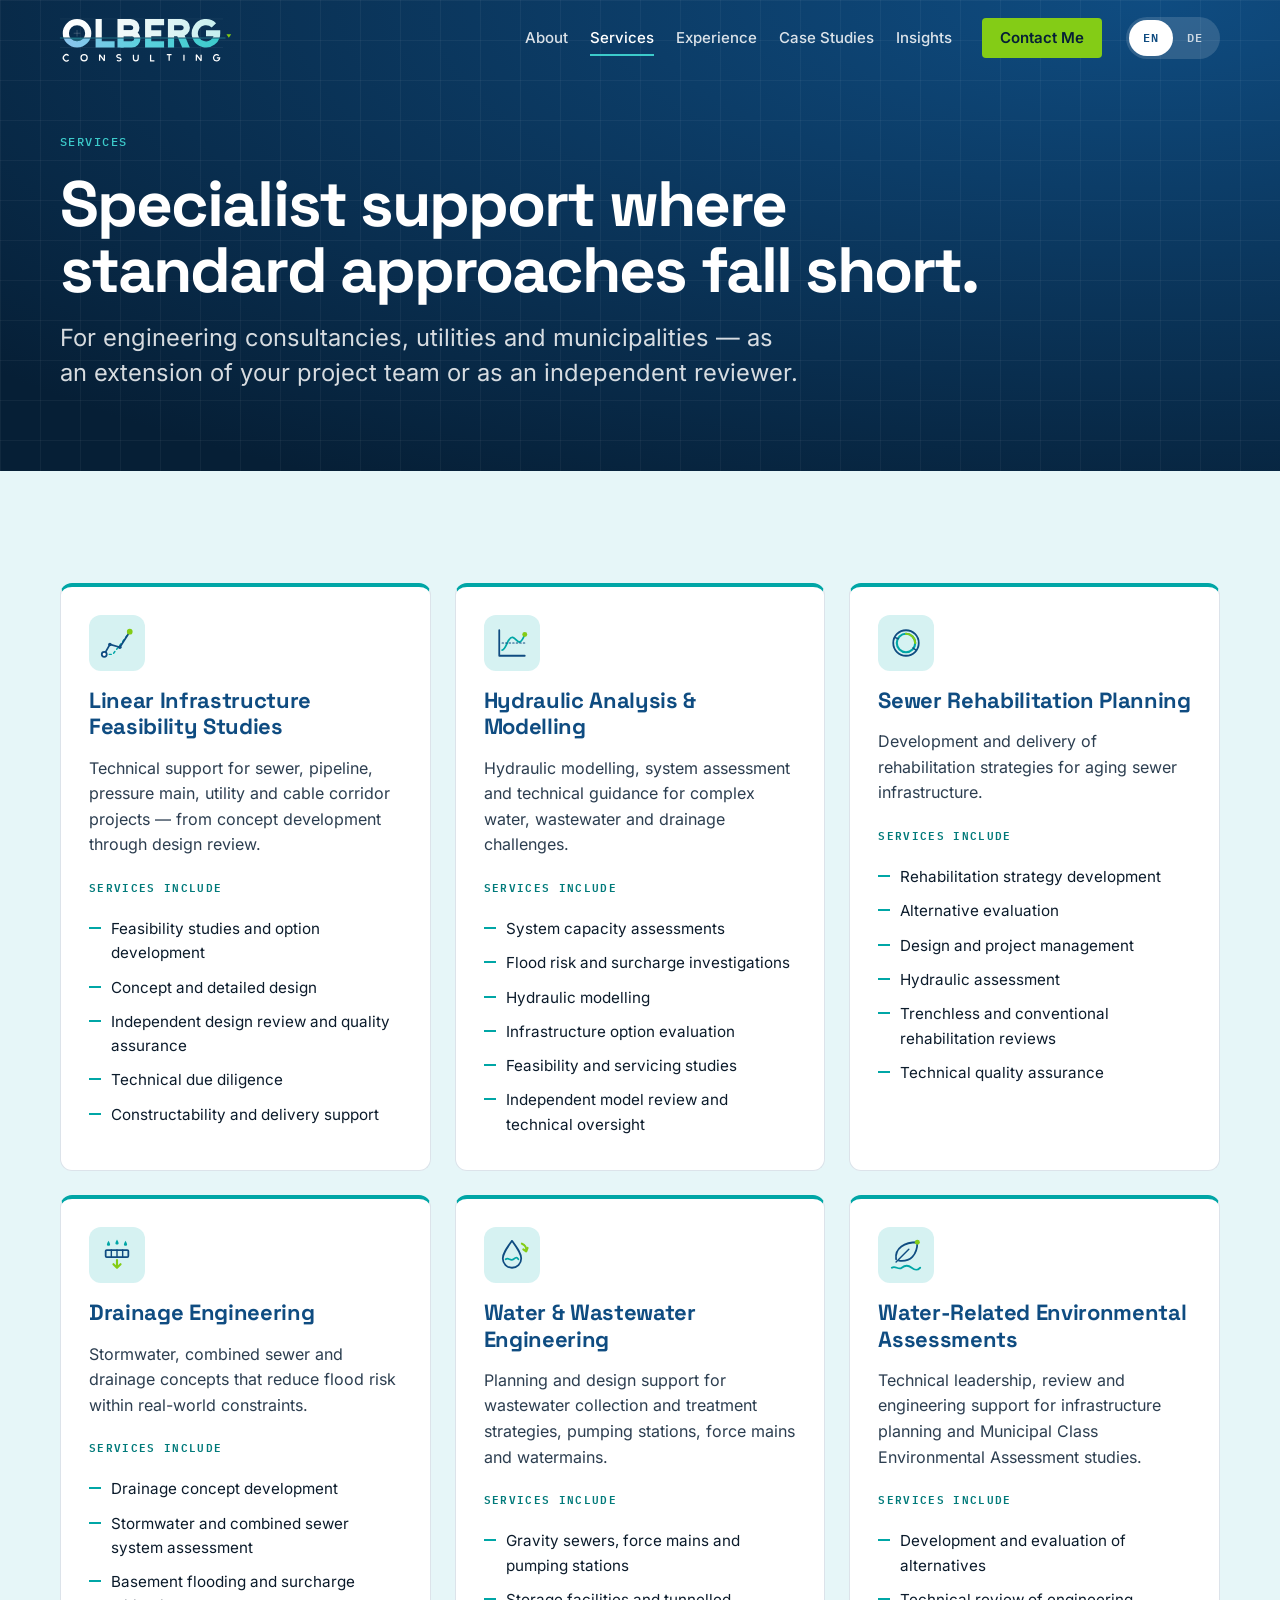
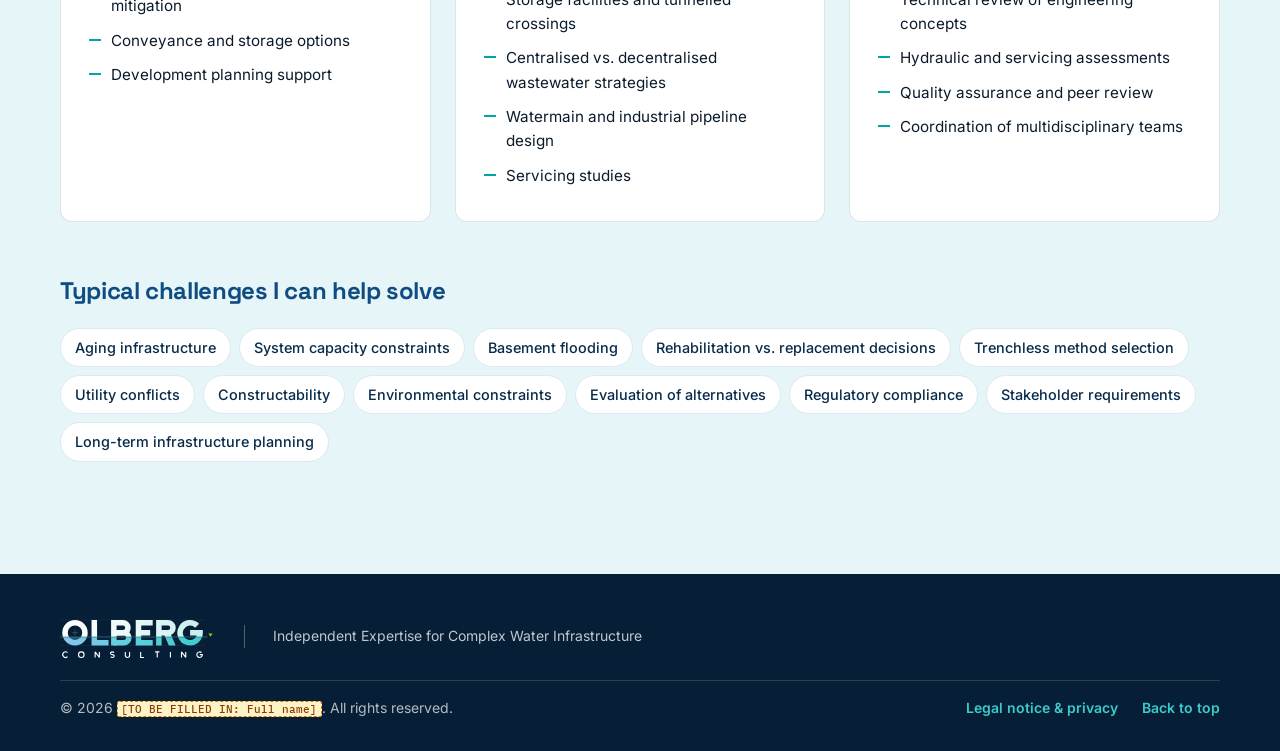
<file: services.html>
<!doctype html>
<html lang="en">
<head>
  <meta charset="utf-8">
  <meta name="viewport" content="width=device-width, initial-scale=1">
  <title>Services | Olberg Consulting</title>
  <meta name="description" content="Independent engineering advice for complex water, wastewater and drainage projects where conventional approaches fall short.">
  <meta name="theme-color" content="#0F4C81">
  <!-- Link preview (LinkedIn, Teams, WhatsApp, email): replace YOUR-SITE-ADDRESS with the published web address,
       e.g. https://olberg-engineering.github.io/website — preview images must use a full address. -->
  <meta property="og:type" content="website">
  <meta property="og:site_name" content="Olberg Consulting">
  <meta property="og:title" content="Services | Olberg Consulting">
  <meta property="og:description" content="Independent engineering advice for complex water, wastewater and drainage projects where conventional approaches fall short.">
  <meta property="og:image" content="https://YOUR-SITE-ADDRESS/images/og-image.jpg">
  <meta property="og:image:width" content="1200">
  <meta property="og:image:height" content="630">
  <meta property="og:image:alt" content="Olberg Consulting — Independent Expertise for Complex Water Infrastructure">
  <meta name="twitter:card" content="summary_large_image">
  <link rel="icon" href="images/favicon.svg" type="image/svg+xml">
  <link rel="apple-touch-icon" href="images/apple-touch-icon.png">
  <link rel="stylesheet" href="fonts/fonts.css">
  <link rel="stylesheet" href="style.css">
</head>
<!-- Services page. Content is rendered by script.js from content/*.js -->
<body data-page="services" class="dark-top">
  <a class="skip-link" href="#main" data-i18n="a11y.skip">Skip to content</a>
  <header class="site-header" data-render="header"></header>
  <main id="main" data-render="main"></main>
  <footer class="site-footer" data-render="footer"></footer>

  <noscript><p class="noscript">Please enable JavaScript to view this website. / Bitte aktivieren Sie JavaScript, um diese Website anzuzeigen.</p></noscript>

  <script src="content/config.js"></script>
  <script src="content/en.js"></script>
  <script src="content/de.js"></script>
  <script src="script.js"></script>
</body>
</html>
</file>
<file: fonts/fonts.css>
/* Self-hosted web fonts (SIL Open Font License) - no connection to Google is made. */
/* IBM Plex Mono 400 - latin-ext */
@font-face {
  font-family: 'IBM Plex Mono';
  font-style: normal;
  font-weight: 400;
  font-display: swap;
  src: url('ibm-plex-mono-400-latin-ext.woff2') format('woff2');
  unicode-range: U+0100-02BA, U+02BD-02C5, U+02C7-02CC, U+02CE-02D7, U+02DD-02FF, U+0304, U+0308, U+0329, U+1D00-1DBF, U+1E00-1E9F, U+1EF2-1EFF, U+2020, U+20A0-20AB, U+20AD-20C4, U+2113, U+2C60-2C7F, U+A720-A7FF;
}
/* IBM Plex Mono 400 - latin */
@font-face {
  font-family: 'IBM Plex Mono';
  font-style: normal;
  font-weight: 400;
  font-display: swap;
  src: url('ibm-plex-mono-400-latin.woff2') format('woff2');
  unicode-range: U+0000-00FF, U+0131, U+0152-0153, U+02BB-02BC, U+02C6, U+02DA, U+02DC, U+0304, U+0308, U+0329, U+2000-206F, U+20AC, U+2122, U+2191, U+2193, U+2212, U+2215, U+FEFF, U+FFFD;
}
/* IBM Plex Mono 500 - latin-ext */
@font-face {
  font-family: 'IBM Plex Mono';
  font-style: normal;
  font-weight: 500;
  font-display: swap;
  src: url('ibm-plex-mono-500-latin-ext.woff2') format('woff2');
  unicode-range: U+0100-02BA, U+02BD-02C5, U+02C7-02CC, U+02CE-02D7, U+02DD-02FF, U+0304, U+0308, U+0329, U+1D00-1DBF, U+1E00-1E9F, U+1EF2-1EFF, U+2020, U+20A0-20AB, U+20AD-20C4, U+2113, U+2C60-2C7F, U+A720-A7FF;
}
/* IBM Plex Mono 500 - latin */
@font-face {
  font-family: 'IBM Plex Mono';
  font-style: normal;
  font-weight: 500;
  font-display: swap;
  src: url('ibm-plex-mono-500-latin.woff2') format('woff2');
  unicode-range: U+0000-00FF, U+0131, U+0152-0153, U+02BB-02BC, U+02C6, U+02DA, U+02DC, U+0304, U+0308, U+0329, U+2000-206F, U+20AC, U+2122, U+2191, U+2193, U+2212, U+2215, U+FEFF, U+FFFD;
}
/* IBM Plex Mono 600 - latin-ext */
@font-face {
  font-family: 'IBM Plex Mono';
  font-style: normal;
  font-weight: 600;
  font-display: swap;
  src: url('ibm-plex-mono-600-latin-ext.woff2') format('woff2');
  unicode-range: U+0100-02BA, U+02BD-02C5, U+02C7-02CC, U+02CE-02D7, U+02DD-02FF, U+0304, U+0308, U+0329, U+1D00-1DBF, U+1E00-1E9F, U+1EF2-1EFF, U+2020, U+20A0-20AB, U+20AD-20C4, U+2113, U+2C60-2C7F, U+A720-A7FF;
}
/* IBM Plex Mono 600 - latin */
@font-face {
  font-family: 'IBM Plex Mono';
  font-style: normal;
  font-weight: 600;
  font-display: swap;
  src: url('ibm-plex-mono-600-latin.woff2') format('woff2');
  unicode-range: U+0000-00FF, U+0131, U+0152-0153, U+02BB-02BC, U+02C6, U+02DA, U+02DC, U+0304, U+0308, U+0329, U+2000-206F, U+20AC, U+2122, U+2191, U+2193, U+2212, U+2215, U+FEFF, U+FFFD;
}
/* Inter 400 - latin-ext */
@font-face {
  font-family: 'Inter';
  font-style: normal;
  font-weight: 400;
  font-display: swap;
  src: url('inter-latin-ext.woff2') format('woff2');
  unicode-range: U+0100-02BA, U+02BD-02C5, U+02C7-02CC, U+02CE-02D7, U+02DD-02FF, U+0304, U+0308, U+0329, U+1D00-1DBF, U+1E00-1E9F, U+1EF2-1EFF, U+2020, U+20A0-20AB, U+20AD-20C4, U+2113, U+2C60-2C7F, U+A720-A7FF;
}
/* Inter 400 - latin */
@font-face {
  font-family: 'Inter';
  font-style: normal;
  font-weight: 400;
  font-display: swap;
  src: url('inter-latin.woff2') format('woff2');
  unicode-range: U+0000-00FF, U+0131, U+0152-0153, U+02BB-02BC, U+02C6, U+02DA, U+02DC, U+0304, U+0308, U+0329, U+2000-206F, U+20AC, U+2122, U+2191, U+2193, U+2212, U+2215, U+FEFF, U+FFFD;
}
/* Inter 500 - latin-ext */
@font-face {
  font-family: 'Inter';
  font-style: normal;
  font-weight: 500;
  font-display: swap;
  src: url('inter-latin-ext.woff2') format('woff2');
  unicode-range: U+0100-02BA, U+02BD-02C5, U+02C7-02CC, U+02CE-02D7, U+02DD-02FF, U+0304, U+0308, U+0329, U+1D00-1DBF, U+1E00-1E9F, U+1EF2-1EFF, U+2020, U+20A0-20AB, U+20AD-20C4, U+2113, U+2C60-2C7F, U+A720-A7FF;
}
/* Inter 500 - latin */
@font-face {
  font-family: 'Inter';
  font-style: normal;
  font-weight: 500;
  font-display: swap;
  src: url('inter-latin.woff2') format('woff2');
  unicode-range: U+0000-00FF, U+0131, U+0152-0153, U+02BB-02BC, U+02C6, U+02DA, U+02DC, U+0304, U+0308, U+0329, U+2000-206F, U+20AC, U+2122, U+2191, U+2193, U+2212, U+2215, U+FEFF, U+FFFD;
}
/* Inter 600 - latin-ext */
@font-face {
  font-family: 'Inter';
  font-style: normal;
  font-weight: 600;
  font-display: swap;
  src: url('inter-latin-ext.woff2') format('woff2');
  unicode-range: U+0100-02BA, U+02BD-02C5, U+02C7-02CC, U+02CE-02D7, U+02DD-02FF, U+0304, U+0308, U+0329, U+1D00-1DBF, U+1E00-1E9F, U+1EF2-1EFF, U+2020, U+20A0-20AB, U+20AD-20C4, U+2113, U+2C60-2C7F, U+A720-A7FF;
}
/* Inter 600 - latin */
@font-face {
  font-family: 'Inter';
  font-style: normal;
  font-weight: 600;
  font-display: swap;
  src: url('inter-latin.woff2') format('woff2');
  unicode-range: U+0000-00FF, U+0131, U+0152-0153, U+02BB-02BC, U+02C6, U+02DA, U+02DC, U+0304, U+0308, U+0329, U+2000-206F, U+20AC, U+2122, U+2191, U+2193, U+2212, U+2215, U+FEFF, U+FFFD;
}
/* Space Grotesk 500 - latin-ext */
@font-face {
  font-family: 'Space Grotesk';
  font-style: normal;
  font-weight: 500;
  font-display: swap;
  src: url('space-grotesk-latin-ext.woff2') format('woff2');
  unicode-range: U+0100-02BA, U+02BD-02C5, U+02C7-02CC, U+02CE-02D7, U+02DD-02FF, U+0304, U+0308, U+0329, U+1D00-1DBF, U+1E00-1E9F, U+1EF2-1EFF, U+2020, U+20A0-20AB, U+20AD-20C4, U+2113, U+2C60-2C7F, U+A720-A7FF;
}
/* Space Grotesk 500 - latin */
@font-face {
  font-family: 'Space Grotesk';
  font-style: normal;
  font-weight: 500;
  font-display: swap;
  src: url('space-grotesk-latin.woff2') format('woff2');
  unicode-range: U+0000-00FF, U+0131, U+0152-0153, U+02BB-02BC, U+02C6, U+02DA, U+02DC, U+0304, U+0308, U+0329, U+2000-206F, U+20AC, U+2122, U+2191, U+2193, U+2212, U+2215, U+FEFF, U+FFFD;
}
/* Space Grotesk 600 - latin-ext */
@font-face {
  font-family: 'Space Grotesk';
  font-style: normal;
  font-weight: 600;
  font-display: swap;
  src: url('space-grotesk-latin-ext.woff2') format('woff2');
  unicode-range: U+0100-02BA, U+02BD-02C5, U+02C7-02CC, U+02CE-02D7, U+02DD-02FF, U+0304, U+0308, U+0329, U+1D00-1DBF, U+1E00-1E9F, U+1EF2-1EFF, U+2020, U+20A0-20AB, U+20AD-20C4, U+2113, U+2C60-2C7F, U+A720-A7FF;
}
/* Space Grotesk 600 - latin */
@font-face {
  font-family: 'Space Grotesk';
  font-style: normal;
  font-weight: 600;
  font-display: swap;
  src: url('space-grotesk-latin.woff2') format('woff2');
  unicode-range: U+0000-00FF, U+0131, U+0152-0153, U+02BB-02BC, U+02C6, U+02DA, U+02DC, U+0304, U+0308, U+0329, U+2000-206F, U+20AC, U+2122, U+2191, U+2193, U+2212, U+2215, U+FEFF, U+FFFD;
}
/* Space Grotesk 700 - latin-ext */
@font-face {
  font-family: 'Space Grotesk';
  font-style: normal;
  font-weight: 700;
  font-display: swap;
  src: url('space-grotesk-latin-ext.woff2') format('woff2');
  unicode-range: U+0100-02BA, U+02BD-02C5, U+02C7-02CC, U+02CE-02D7, U+02DD-02FF, U+0304, U+0308, U+0329, U+1D00-1DBF, U+1E00-1E9F, U+1EF2-1EFF, U+2020, U+20A0-20AB, U+20AD-20C4, U+2113, U+2C60-2C7F, U+A720-A7FF;
}
/* Space Grotesk 700 - latin */
@font-face {
  font-family: 'Space Grotesk';
  font-style: normal;
  font-weight: 700;
  font-display: swap;
  src: url('space-grotesk-latin.woff2') format('woff2');
  unicode-range: U+0000-00FF, U+0131, U+0152-0153, U+02BB-02BC, U+02C6, U+02DA, U+02DC, U+0304, U+0308, U+0329, U+2000-206F, U+20AC, U+2122, U+2191, U+2193, U+2212, U+2215, U+FEFF, U+FFFD;
}
</file>
<file: style.css>
/* =========================================================
   Bold Technical Expert — mobile-first stylesheet
   ========================================================= */

:root {
  /* Brand */
  --ocean: #0F4C81;
  --ocean-700: #0B3A63;
  --ocean-800: #0A3357;
  --ocean-900: #082B4A;
  --ocean-950: #061F36;
  --heading: var(--ocean);  /* Deep Ocean Blue for headings on light backgrounds */
  --ocean-300: #3D8BC9;
  --ocean-100: #DCE8F3;
  --teal: #00A6A6;
  --teal-ink: #007A7A;      /* turquoise for text on white (AA) */
  --teal-light: #3CCBCB;    /* turquoise for text on dark */
  --teal-100: #D6F2F2;
  --lime: #84CC16;
  --lime-ink: #4D7C0F;
  --lime-100: #ECF8D6;

  /* Neutrals */
  --ink: #0B1B2B;
  --ink-soft: #2C3E50;
  --muted: #546577;
  --line: #DCE3EA;
  --paper: #FFFFFF;
  --tint: #E6F6F8;          /* light turquoise band (Services etc.) */

  /* Type */
  --font-display: "Space Grotesk", "Segoe UI", "Helvetica Neue", Arial, sans-serif;  /* headings */
  --font-body: "Inter", "Segoe UI", Roboto, "Helvetica Neue", Arial, sans-serif;      /* body text */
  --font-mono: "IBM Plex Mono", ui-monospace, SFMono-Regular, Menlo, Consolas, monospace; /* technical labels */

  /* Layout */
  --gutter: 16px;
  --header-h: 64px;
  --radius: 8px;
  --section-y: 72px;
}

@media (min-width: 640px) { :root { --gutter: 24px; } }
@media (min-width: 1024px) { :root { --gutter: 40px; --section-y: 112px; --header-h: 76px; } }

/* ---------- Reset & base ---------- */

*, *::before, *::after { box-sizing: border-box; }

html {
  -webkit-text-size-adjust: 100%;
  scroll-behavior: smooth;
  scroll-padding-top: calc(var(--header-h) + 12px);
}

body {
  margin: 0;
  background: var(--paper);
  color: var(--ink);
  font-family: var(--font-body);
  font-size: 1rem;
  line-height: 1.6;
  -webkit-font-smoothing: antialiased;
  overflow-x: hidden;
}

img, svg { display: block; max-width: 100%; }
img { height: auto; }

h1, h2, h3, h4 {
  margin: 0;
  font-family: var(--font-display);
  line-height: 1.1;
  letter-spacing: -0.015em;
  color: inherit;
}

p { margin: 0 0 1em; }
p:last-child { margin-bottom: 0; }
ul, ol { margin: 0; padding: 0; list-style: none; }
dl, dd { margin: 0; }
figure { margin: 0; }
a { color: var(--ocean); text-underline-offset: 3px; }
button { font: inherit; cursor: pointer; }

:focus-visible { outline: 3px solid var(--lime); outline-offset: 3px; border-radius: 2px; }

.container {
  width: 100%;
  max-width: 1240px;
  margin: 0 auto;
  padding: 0 var(--gutter);
}

.sr-only {
  position: absolute; width: 1px; height: 1px; padding: 0; margin: -1px;
  overflow: hidden; clip: rect(0 0 0 0); white-space: nowrap; border: 0;
}

.skip-link {
  position: absolute; left: 12px; top: -60px; z-index: 100;
  padding: 10px 16px; background: var(--lime); color: var(--ink);
  font-weight: 600; text-decoration: none; border-radius: 4px;
}
.skip-link:focus { top: 12px; }

.muted { color: var(--muted); }

/* Placeholder highlight — anything marked [TO BE FILLED IN] */
mark.tbf {
  background: #FEF3C7;
  color: #8A3B07;
  border: 1px dashed #D97706;
  border-radius: 3px;
  padding: 0 .3em;
  font-family: var(--font-mono);
  font-size: min(.78em, .85rem);
  font-weight: 500;
  line-height: 1.5;
  letter-spacing: 0;
  text-transform: none;
  vertical-align: middle;
  white-space: normal;
  -webkit-box-decoration-break: clone;
  box-decoration-break: clone;
}

.noscript { padding: 24px var(--gutter); background: #FEF3C7; text-align: center; }

/* ---------- Buttons & links ---------- */

.btn {
  display: inline-flex; align-items: center; justify-content: center; gap: 10px;
  min-height: 48px; padding: 12px 22px;
  border: 2px solid transparent; border-radius: 4px;
  font-family: var(--font-body); font-size: 1rem; font-weight: 600; line-height: 1.2;
  text-align: center; text-decoration: none;
  transition: background-color .2s, color .2s, border-color .2s, transform .2s, box-shadow .2s;
}
.btn:hover { transform: translateY(-2px); }
.btn-sm { min-height: 40px; padding: 8px 16px; font-size: .9375rem; }
.btn-lg { min-height: 56px; padding: 14px 28px; font-size: 1.0625rem; }
.btn-block { display: flex; width: 100%; }

.btn-lime { background: var(--lime); color: var(--ocean-950); }
.btn-lime:hover { background: #95DB25; box-shadow: 0 10px 24px -10px rgba(132, 204, 22, .7); }

.btn-primary { background: var(--ocean); color: #fff; }
.btn-primary:hover { background: var(--ocean-700); }

.btn-ghost-light { border-color: rgba(255, 255, 255, .45); color: #fff; background: transparent; }
.btn-ghost-light:hover { border-color: #fff; background: rgba(255, 255, 255, .08); }
.btn.is-disabled { cursor: not-allowed; opacity: .55; transform: none; }

.btn .arrow { width: 18px; height: 18px; transition: transform .2s; }
.btn:hover .arrow { transform: translateX(3px); }
.btn .icon { width: 20px; height: 20px; flex: none; }

.text-link {
  display: inline-flex; align-items: center; gap: 8px;
  font-weight: 600; color: var(--ocean); text-decoration: none;
}
.text-link .arrow { width: 18px; height: 18px; transition: transform .2s; }
.text-link:hover { color: var(--teal-ink); }
.text-link:hover .arrow { transform: translateX(3px); }

/* ---------- Labels ---------- */

.eyebrow,
.section-label,
.mini-label {
  font-family: var(--font-mono);
  text-transform: uppercase;
  letter-spacing: .12em;
}

.eyebrow { margin-bottom: 20px; font-size: .78rem; font-weight: 500; color: var(--teal-light); }

.section-label {
  display: flex; align-items: center; gap: 12px;
  margin-bottom: 16px;
  font-size: .78rem; font-weight: 600; color: var(--teal-ink);
}
.section-label::before { content: ""; width: 28px; height: 3px; background: var(--lime); flex: none; }

.mini-label { display: block; margin: 0 0 8px; font-size: .7rem; font-weight: 600; color: var(--teal-ink); }

/* ---------- Header ---------- */

.site-header {
  position: sticky; top: 0; z-index: 50;
  background: var(--paper);
  border-bottom: 1px solid transparent;
}
.header-anim .site-header { transition: background-color .25s, border-color .25s, box-shadow .25s; }
.site-header.is-scrolled { border-color: var(--line); box-shadow: 0 6px 20px -16px rgba(6, 31, 54, .5); }

.header-inner {
  display: flex; align-items: center; justify-content: space-between; gap: 12px;
  height: var(--header-h);
}

.brand { display: flex; align-items: center; min-width: 0; text-decoration: none; }
/* OLBERG CONSULTING lockup; nudged left so the letters (not the hairlines) align with the page grid */
.brand-logo { width: auto; height: 42px; margin-left: -2px; transition: opacity .2s; }
/* narrow phones: show only the stand-alone mark */
.brand-mark { display: none; width: auto; height: 38px; }
@media (max-width: 400px) {
  .brand-logo { display: none; }
  .brand-mark { display: block; }
}
.brand:hover .brand-logo { opacity: .85; }
.brand-logo.is-light, .brand-mark.is-light { display: none; }

/* ---------- Header over the dark hero ----------
   On pages that open with a dark band (body.dark-top) the header starts transparent, sitting on the
   hero with the light logo and white menu. Once the page is scrolled (.is-scrolled, set by script.js)
   or the phone menu is open, it switches to the normal white bar. */

.dark-top main { margin-top: calc(-1 * var(--header-h) - 1px); }   /* hero runs up underneath the header (+1px border) */
.dark-top .hero { min-height: 100vh; min-height: 100svh; padding-top: calc(var(--header-h) + clamp(28px, 6vh, 88px)); }
.dark-top .page-hero { padding-top: calc(var(--header-h) + 40px); }
@media (min-width: 900px) { .dark-top .page-hero { padding-top: calc(var(--header-h) + 56px); } }

.dark-top:not(.menu-open) .site-header:not(.is-scrolled) { background: transparent; border-color: transparent; box-shadow: none; }
.dark-top:not(.menu-open) .site-header:not(.is-scrolled) .brand-logo.is-dark { display: none; }
.dark-top:not(.menu-open) .site-header:not(.is-scrolled) .brand-logo.is-light { display: block; }
@media (max-width: 400px) {
  .dark-top:not(.menu-open) .site-header:not(.is-scrolled) .brand-logo.is-light { display: none; }
  .dark-top:not(.menu-open) .site-header:not(.is-scrolled) .brand-mark.is-dark { display: none; }
  .dark-top:not(.menu-open) .site-header:not(.is-scrolled) .brand-mark.is-light { display: block; }
}
.dark-top:not(.menu-open) .site-header:not(.is-scrolled) .nav-toggle span,
.dark-top:not(.menu-open) .site-header:not(.is-scrolled) .nav-toggle span::before,
.dark-top:not(.menu-open) .site-header:not(.is-scrolled) .nav-toggle span::after { background: #fff; }
.dark-top:not(.menu-open) .site-header:not(.is-scrolled) .lang-switch { background: rgba(255, 255, 255, .14); }
.dark-top:not(.menu-open) .site-header:not(.is-scrolled) .lang-thumb { background: #fff; box-shadow: none; }
.dark-top:not(.menu-open) .site-header:not(.is-scrolled) .lang-switch button { color: rgba(255, 255, 255, .75); }
.dark-top:not(.menu-open) .site-header:not(.is-scrolled) .lang-switch button[aria-pressed="true"] { color: var(--ocean); }
.dark-top:not(.menu-open) .site-header:not(.is-scrolled) .lang-switch button:not([aria-pressed="true"]):hover { color: #fff; }
@media (min-width: 1100px) {
  /* Homepage only: "Contact Me" is outlined while the bar sits on the hero (the hero's own lime button is the
     main action there) and turns solid lime once scrolled. Sub-pages have no button in their title band,
     so "Contact Me" stays lime throughout. */
  [data-page="home"].dark-top:not(.menu-open) .site-header:not(.is-scrolled) .nav-cta { background: transparent; border-color: rgba(255, 255, 255, .6); color: #fff; box-shadow: none; }
  [data-page="home"].dark-top:not(.menu-open) .site-header:not(.is-scrolled) .nav-cta:hover { border-color: #fff; background: rgba(255, 255, 255, .08); }
  .dark-top:not(.menu-open) .site-header:not(.is-scrolled) .site-nav ul a { color: rgba(255, 255, 255, .85); }
  .dark-top:not(.menu-open) .site-header:not(.is-scrolled) .site-nav ul a:hover,
  .dark-top:not(.menu-open) .site-header:not(.is-scrolled) .site-nav ul a.is-active { color: #fff; }
  .dark-top:not(.menu-open) .site-header:not(.is-scrolled) .site-nav ul a::after { background: var(--teal-light); }
}

.header-tools { display: flex; align-items: center; gap: 8px; flex: none; }

/* language switch: soft track with a solid Deep Ocean thumb that slides under the active language
   (--n = number of languages, --i = index of the active one; set by script.js) */
.lang-switch {
  position: relative; display: inline-grid; grid-auto-flow: column; grid-auto-columns: 1fr;
  padding: 3px; border-radius: 999px; background: var(--teal-100);   /* light turquoise, matches the page bands */
}
.lang-thumb {
  position: absolute; top: 3px; bottom: 3px; left: 3px;
  width: calc((100% - 6px) / var(--n, 2));
  border-radius: 999px; background: var(--ocean);
  box-shadow: 0 2px 6px -2px rgba(6, 31, 54, .45);
  transform: translateX(calc(100% * var(--i, 0)));
  transition: transform .28s cubic-bezier(.4, 0, .2, 1);
}
.lang-switch button {
  position: relative; z-index: 1; min-width: 44px; min-height: 36px; padding: 0 12px;
  border: 0; border-radius: 999px; background: transparent; color: var(--muted);
  font-family: var(--font-mono); font-size: .78rem; font-weight: 600; letter-spacing: .08em;
  transition: color .2s;
}
.lang-switch button[aria-pressed="true"] { color: #fff; }
.lang-switch button:not([aria-pressed="true"]):hover { color: var(--ocean); }

.nav-toggle {
  display: inline-flex; align-items: center; justify-content: center;
  width: 44px; height: 44px; border: 0; border-radius: 6px; background: transparent;
}
.nav-toggle span,
.nav-toggle span::before,
.nav-toggle span::after {
  display: block; width: 22px; height: 2px; background: var(--ink); border-radius: 2px;
  transition: transform .25s, background-color .2s;
}
.nav-toggle span { position: relative; }
.nav-toggle span::before, .nav-toggle span::after { content: ""; position: absolute; left: 0; }
.nav-toggle span::before { top: -7px; }
.nav-toggle span::after { top: 7px; }
.menu-open .nav-toggle span { background: transparent; }
.menu-open .nav-toggle span::before { transform: translateY(7px) rotate(45deg); }
.menu-open .nav-toggle span::after { transform: translateY(-7px) rotate(-45deg); }

/* Mobile menu panel */
.site-nav { display: none; }
.menu-open .site-nav {
  display: flex; flex-direction: column; gap: 24px;
  position: fixed; top: var(--header-h); left: 0; right: 0; bottom: 0;
  padding: 16px var(--gutter) 32px;
  background: var(--paper); overflow-y: auto;
  border-top: 1px solid var(--line);
}
.menu-open { overflow: hidden; }
.site-nav ul a {
  display: block; padding: 14px 0; border-bottom: 1px solid var(--line);
  font-family: var(--font-display); font-weight: 700; font-size: 1.5rem;
  color: var(--ink); text-decoration: none;
}
.site-nav .nav-cta { width: 100%; }

@media (min-width: 1100px) {
  .header-inner { display: grid; grid-template-columns: auto 1fr auto; gap: 24px; }
  .nav-toggle { display: none; }
  .site-nav, .menu-open .site-nav {
    display: flex; flex-direction: row; align-items: center; justify-content: flex-end; gap: 20px;
    position: static; padding: 0; border: 0; background: none; overflow: visible;
  }
  .site-nav { order: 2; }
  .header-tools { order: 3; }
  .site-nav ul { display: flex; gap: 2px; }
  .site-nav ul a {
    position: relative; padding: 8px 10px; border: 0;
    font-family: var(--font-body); font-size: .9375rem; font-weight: 500; color: var(--ink-soft);
  }
  .site-nav ul a::after {
    content: ""; position: absolute; left: 10px; right: 10px; bottom: 2px; height: 2px;
    background: var(--teal); transform: scaleX(0); transform-origin: left; transition: transform .25s;
  }
  .site-nav ul a:hover, .site-nav ul a.is-active { color: var(--ocean); }
  .site-nav ul a:hover::after, .site-nav ul a.is-active::after { transform: scaleX(1); }
  .site-nav .nav-cta { width: auto; }
  .brand-logo { height: 52px; }
}

/* ---------- Hero ---------- */

/* The hero fills the first screen exactly, so the pipeline drawing at its foot is visible on arrival.
   Spacing, headline and drawing scale with the screen height. */
.hero {
  position: relative;
  display: flex; flex-direction: column;
  min-height: calc(100vh - var(--header-h));
  min-height: calc(100svh - var(--header-h));
  padding: clamp(28px, 6vh, 88px) 0 0;
  color: #fff;
  background: radial-gradient(120% 90% at 85% 0%, var(--ocean) 0%, var(--ocean-900) 55%, var(--ocean-950) 100%);
  overflow: hidden;
}

/* background: faint flow lines across the whole hero (hero-flow.svg), kept low so the headline stands out */
.hero-bg { position: absolute; inset: 0; z-index: 0; pointer-events: none; }
.hero-bg img { width: 100%; height: 100%; object-fit: cover; }

.hero-inner { position: relative; z-index: 1; flex: 1; display: flex; flex-direction: column; justify-content: center; }

.hero .eyebrow { margin-bottom: clamp(12px, 2.4vh, 20px); }

/* headline spreads across the width: two balanced lines on laptop/desktop */
.hero-title {
  max-width: 24ch;
  font-size: clamp(2.25rem, min(5.3vw, 11vh), 4.75rem);
  font-weight: 700;
  line-height: 1.04;
  letter-spacing: -0.03em;
  text-wrap: balance;
}
.hero-title em {
  font-style: normal; color: var(--lime);
  background: linear-gradient(transparent 88%, rgba(132, 204, 22, .45) 88%);
}

.hero-sub {
  max-width: 58ch; margin: clamp(14px, 3vh, 24px) 0 0;
  font-size: clamp(1.125rem, 1rem + .6vw, 1.5rem);
  line-height: 1.5; color: rgba(255, 255, 255, .84);
  text-wrap: balance;
}

.hero-actions { display: flex; flex-wrap: wrap; gap: 12px; margin-top: clamp(20px, 4vh, 36px); }

/* pipeline long section along the bottom edge; stretches to full width */
.hero-figure { position: relative; z-index: 1; margin: clamp(20px, 4vh, 56px) 0 0; }
.hero-figure img { display: block; width: 100%; height: clamp(80px, 15vh, 150px); }

/* short phones (e.g. iPhone SE): tighten so the pipeline drawing still shows on arrival */
@media (max-width: 599px) and (max-height: 720px) {
  .hero-title { font-size: 2rem; }
  .hero-sub { font-size: 1rem; }
  .hero-actions .btn-lg { min-height: 50px; padding: 10px 22px; font-size: 1rem; }
}

/* ---------- Sections ---------- */

.section { padding: var(--section-y) 0; }
.section-tint { background: var(--tint); }
.section-dark {
  color: #fff;
  background:
    linear-gradient(rgba(255, 255, 255, .035) 1px, transparent 1px) 0 0 / 40px 40px,
    linear-gradient(90deg, rgba(255, 255, 255, .035) 1px, transparent 1px) 0 0 / 40px 40px,
    var(--ocean-950);
}

.section-head { margin-bottom: 40px; }
/* headings run wide and split into balanced lines (two on laptop/desktop); the intro below matches */
.section-head h2 {
  max-width: 32ch;
  text-wrap: balance;
  font-size: clamp(2rem, 1.35rem + 2.9vw, 3.5rem);
  font-weight: 700; line-height: 1.04; letter-spacing: -0.025em;
  color: var(--heading);
}
.section-intro { max-width: 68ch; margin-top: 20px; font-size: 1.125rem; color: var(--muted); text-wrap: balance; }

.section-dark .section-head h2 { color: #fff; }
.section-dark .section-label { color: var(--teal-light); }
.section-dark .section-intro { color: rgba(255, 255, 255, .72); }

@media (min-width: 1024px) { .section-head { margin-bottom: 56px; } }

.h3 { font-size: 1.5rem; font-weight: 700; margin-bottom: 24px; color: var(--heading); }

/* ---------- 01 Introduction ---------- */

.about-grid { display: grid; gap: 40px; }

.photo-frame { position: relative; max-width: 360px; }
.photo-frame::before {
  content: ""; position: absolute; inset: 14px -14px -14px 14px;
  border: 2px solid var(--teal); border-radius: var(--radius);
}
.photo-frame::after {
  content: ""; position: absolute; left: -10px; top: -10px; width: 56px; height: 56px;
  border-left: 6px solid var(--lime); border-top: 6px solid var(--lime);
}
.photo-frame img { position: relative; width: 100%; border-radius: var(--radius); }

.photo-caption { display: flex; flex-direction: column; margin: 32px 0 20px; }
.photo-caption strong { font-family: var(--font-display); font-size: 1.25rem; font-weight: 700; color: var(--heading); }
.photo-caption span {
  font-family: var(--font-mono); font-size: .78rem; letter-spacing: .06em; text-transform: uppercase; color: var(--teal-ink);
}

.check-list li { position: relative; padding: 8px 0 8px 32px; border-top: 1px solid var(--line); }
.check-list li:last-child { border-bottom: 1px solid var(--line); }
.check-list li::before {
  content: ""; position: absolute; left: 2px; top: 13px; width: 16px; height: 9px;
  border-left: 3px solid var(--lime); border-bottom: 3px solid var(--lime); transform: rotate(-45deg);
}

.lead {
  font-family: var(--font-display); font-size: clamp(1.3rem, 1.1rem + .8vw, 1.75rem);
  font-weight: 700; line-height: 1.3; color: var(--heading); letter-spacing: -0.01em;
}
.prose { margin-top: 24px; }
.prose p { font-size: 1.0625rem; line-height: 1.75; color: var(--ink-soft); }

.pull-quote {
  margin: 36px 0 0; padding: 4px 0 4px 24px;
  border-left: 5px solid var(--lime);
  font-family: var(--font-display); font-size: clamp(1.25rem, 1.1rem + .7vw, 1.6rem);
  font-weight: 700; line-height: 1.3; color: var(--ocean);
}

/* About page: expertise, international experience and languages on one light turquoise panel */
.about-facts {
  display: grid; gap: 48px; margin-top: 72px;
  padding: clamp(24px, 4vw, 48px); border-radius: 16px; background: var(--tint);
}
.facts-title { margin-bottom: 20px; font-size: 1.25rem; font-weight: 700; color: var(--heading); }

/* expertise tiles — icon + label, each linking to its service */
.expertise-grid { display: grid; gap: 12px; }
.expertise-grid a, .expertise-item {
  display: flex; align-items: center; gap: 14px; height: 100%;
  padding: 12px 16px 12px 12px; border: 1px solid var(--line); border-radius: 10px;
  background: var(--paper); color: var(--heading); font-weight: 600; line-height: 1.35; text-decoration: none;
  transition: border-color .2s, transform .2s, box-shadow .2s;
}
.expertise-grid a:hover { border-color: var(--teal); transform: translateY(-2px); box-shadow: 0 12px 28px -20px rgba(15, 76, 129, .5); }
.expertise-icon { display: grid; place-items: center; flex: none; width: 44px; height: 44px; border-radius: 10px; background: var(--teal-100); }

/* regions as stations on a line */
.facts-row { display: grid; gap: 40px; }
.region-strip { display: grid; gap: 28px; }
.region-strip li { position: relative; padding-top: 20px; border-top: 2px solid var(--teal); }
.region-strip li::before {
  content: ""; position: absolute; top: -8px; left: 0; width: 14px; height: 14px; border-radius: 50%;
  background: var(--lime); box-shadow: 0 0 0 3px var(--tint);
}
.region-strip p { margin: 8px 0 0; font-size: .95rem; line-height: 1.6; color: var(--ink-soft); }
.region { font-family: var(--font-mono); font-size: .75rem; font-weight: 600; letter-spacing: .1em; text-transform: uppercase; color: var(--ocean); }

.lang-badges { display: flex; flex-wrap: wrap; gap: 12px; margin-bottom: 16px; }
.lang-badge {
  display: inline-flex; align-items: center; gap: 12px; padding: 10px 16px 10px 10px;
  border: 1px solid var(--line); border-radius: 10px; background: var(--paper); font-weight: 600; color: var(--heading);
}
.facts-languages .muted { font-size: .95rem; }

@media (min-width: 640px) {
  .expertise-grid { grid-template-columns: repeat(2, 1fr); }
  .region-strip { grid-template-columns: repeat(3, 1fr); gap: 0; }
  .region-strip li { padding-right: 24px; }
}
@media (min-width: 1000px) {
  .expertise-grid { grid-template-columns: repeat(3, 1fr); }
  .facts-row { grid-template-columns: 3fr 1fr; gap: 0; }
  .facts-languages { padding-left: 40px; margin-left: 16px; border-left: 1px solid rgba(15, 76, 129, .15); }
  .lang-badges { flex-direction: column; align-items: flex-start; }
}
.lang-badge b {
  display: inline-grid; place-items: center; width: 40px; height: 40px; border-radius: 4px;
  background: var(--ocean); color: #fff; font-family: var(--font-mono); font-size: .85rem;
}

.more-link { margin-top: 32px; }


@media (min-width: 900px) {
  .about-grid { grid-template-columns: minmax(280px, 380px) 1fr; gap: 72px; align-items: start; }
}

/* ---------- Services ---------- */

.service-grid { display: grid; gap: 20px; }

/* white card, turquoise top edge, icon in a tinted tile; lifts and outlines on hover */
.service-card {
  display: flex; flex-direction: column; gap: 16px;
  padding: 28px; border: 1px solid var(--line); border-top: 4px solid var(--teal); border-radius: 12px;
  background: var(--paper); color: var(--ink); text-decoration: none;
  transition: border-color .25s, transform .25s, box-shadow .25s;
}
.service-card:hover { border-color: var(--teal); transform: translateY(-4px); box-shadow: 0 18px 40px -24px rgba(15, 76, 129, .45); }
.service-icon {
  display: flex; align-items: center; justify-content: center;
  width: 56px; height: 56px; border-radius: 12px; background: var(--teal-100);
}
.service-card h3 { font-size: 1.375rem; font-weight: 700; line-height: 1.2; color: var(--heading); }
.service-summary { margin: 0; color: var(--ink-soft); }
.service-card .mini-label { margin: 4px 0 0; }

.dash-list li { position: relative; padding: 5px 0 5px 22px; font-size: .95rem; }
.dash-list li::before { content: ""; position: absolute; left: 0; top: 15px; width: 12px; height: 2px; background: var(--teal); }

.service-tools { margin-top: auto; padding-top: 16px; border-top: 1px dashed var(--line); font-family: var(--font-mono); font-size: .78rem; color: var(--ink-soft); }
.challenges { margin-top: 56px; }
.chip-list { display: flex; flex-wrap: wrap; gap: 8px; }
.chip-list li {
  padding: 7px 14px; border: 1.5px solid var(--ocean-100); border-radius: 999px; background: var(--paper);
  font-size: .9rem; font-weight: 500; color: var(--ocean-900);
}

@media (min-width: 700px) { .service-grid { grid-template-columns: repeat(2, 1fr); gap: 20px; } }
@media (min-width: 1080px) { .service-grid { grid-template-columns: repeat(3, 1fr); gap: 24px; } }

/* ---------- 03 Project experience ---------- */

.filters { display: flex; flex-wrap: wrap; gap: 8px; margin-bottom: 32px; }
.filter-btn {
  min-height: 40px; padding: 6px 16px;
  border: 1.5px solid var(--line); border-radius: 999px; background: var(--paper);
  font-size: .9rem; font-weight: 600; color: var(--ink-soft);
  transition: background-color .2s, border-color .2s, color .2s;
}
.filter-btn:hover { border-color: var(--ocean); color: var(--ocean); }
.filter-btn[aria-pressed="true"] { background: var(--ocean); border-color: var(--ocean); color: #fff; }
.section-dark .filter-btn { background: transparent; border-color: rgba(255, 255, 255, .3); color: #fff; }

.project-grid { display: grid; gap: 16px; }

/* category colours */
.type-feasibility { --c: var(--ocean); --c-bg: var(--ocean-100); --c-ink: var(--ocean-900); }
.type-hydraulics { --c: var(--teal); --c-bg: var(--teal-100); --c-ink: #005C5C; }
.type-rehab { --c: var(--ocean-800); --c-bg: #E3E8EE; --c-ink: var(--ocean-800); }
.type-drainage { --c: var(--ocean); --c-bg: var(--ocean); --c-ink: #FFFFFF; }  /* solid, to stand apart from Linear infrastructure */
.type-water { --c: var(--teal-ink); --c-bg: #DDEFEF; --c-ink: #005252; }
.type-environment { --c: var(--lime); --c-bg: var(--lime-100); --c-ink: var(--lime-ink); }

.project-card {
  display: flex; flex-direction: column;
  padding: 24px; border: 1px solid var(--line); border-radius: var(--radius); background: var(--paper);
  border-top: 4px solid var(--teal);
  transition: box-shadow .25s, transform .25s;
}
.project-card:hover { transform: translateY(-3px); box-shadow: 0 18px 40px -26px rgba(15, 76, 129, .5); }
.project-card[hidden] { display: none; }

.project-head { display: flex; justify-content: space-between; align-items: center; gap: 12px; margin-bottom: 16px; }
.project-index { font-family: var(--font-mono); font-size: .78rem; font-weight: 600; color: var(--muted); }
.type-tag {
  display: inline-block; padding: 4px 10px; border-radius: 4px;
  background: var(--c-bg, var(--ocean-100)); color: var(--c-ink, var(--ocean-900));
  font-family: var(--font-mono); font-size: .68rem; font-weight: 600; letter-spacing: .08em; text-transform: uppercase;
}
.project-card h3 { margin-bottom: 6px; font-size: 1.3rem; font-weight: 700; }
.project-card h3 a { color: var(--heading); text-decoration: none; }
.project-card h3 a:hover { color: var(--teal-ink); text-decoration: underline; }
.project-meta { margin-bottom: 16px; font-family: var(--font-mono); font-size: .78rem; color: var(--muted); }

.project-facts { margin-bottom: 20px; }
.project-facts > div { padding: 12px 0; border-top: 1px dashed var(--line); }
.project-facts dt { margin-bottom: 4px; font-family: var(--font-mono); font-size: .68rem; font-weight: 600; letter-spacing: .1em; text-transform: uppercase; color: var(--teal-ink); }
.project-facts dd { font-size: .95rem; line-height: 1.55; color: var(--ink-soft); }
.project-card .text-link { margin-top: auto; }

@media (min-width: 760px) { .project-grid { grid-template-columns: repeat(2, 1fr); gap: 20px; } }
@media (min-width: 1200px) { .project-grid { grid-template-columns: repeat(3, 1fr); gap: 24px; } }

/* ---------- 04 Case studies ---------- */

.case-list { display: grid; gap: 24px; }

/* white card on the light turquoise page, matching the service and project cards */
.case-card {
  display: grid; gap: 32px;
  padding: 28px; border: 1px solid var(--line); border-top: 4px solid var(--teal); border-radius: 12px;
  background: var(--paper); color: var(--ink);
}
.case-title { font-size: clamp(1.6rem, 1.3rem + 1.3vw, 2.25rem); font-weight: 700; line-height: 1.08; color: var(--heading); }
.case-sub { margin-top: 10px; color: var(--muted); }

/* key figure — lime on the dark detail-page title band, ocean with a lime underline on white cards */
.metric { display: flex; flex-direction: column; margin: 28px 0; }
.metric-value { font-family: var(--font-display); font-size: clamp(2.6rem, 2rem + 2.4vw, 3.75rem); font-weight: 700; line-height: 1; color: var(--lime); letter-spacing: -0.03em; }
.metric-label { margin-top: 8px; font-family: var(--font-mono); font-size: .78rem; letter-spacing: .08em; text-transform: uppercase; color: rgba(255, 255, 255, .65); }
.case-card .metric-value { align-self: flex-start; color: var(--ocean); background: linear-gradient(transparent 72%, rgba(132, 204, 22, .45) 72%); }
.case-card .metric-label { color: var(--muted); }

.case-steps { display: grid; gap: 12px; }
.case-step { padding: 20px; border-radius: var(--radius); background: var(--tint); border-top: 3px solid var(--teal); }
.step-num { font-family: var(--font-mono); font-size: .78rem; font-weight: 600; color: var(--teal-ink); }
.case-step h3 { margin: 6px 0 8px; font-size: 1.15rem; font-weight: 700; color: var(--heading); }
.case-step p { font-size: .95rem; color: var(--ink-soft); }

.case-placeholder { display: block; border-style: dashed; border-top-style: solid; }
.case-placeholder .case-title { margin-bottom: 12px; font-size: 1.4rem; }

@media (min-width: 640px) {
  .case-steps { grid-template-columns: repeat(2, 1fr); }
  .case-step:last-child:nth-child(odd) { grid-column: 1 / -1; }   /* five steps: the result runs full width */
}
@media (min-width: 1024px) {
  .case-card { grid-template-columns: 5fr 7fr; gap: 48px; padding: 44px; }
}

/* ---------- 05 Industry news ---------- */

.news-grid { display: grid; gap: 16px; }
.news-card {
  display: flex; flex-direction: column; gap: 12px;
  padding: 24px; border: 1px solid var(--line); border-radius: var(--radius); background: var(--paper);
}
.news-card[hidden] { display: none; }
.news-top { display: flex; justify-content: space-between; align-items: center; gap: 12px; flex-wrap: wrap; }
.news-type {
  padding: 3px 10px; border-radius: 4px; background: var(--ocean-100); color: var(--ocean-900);
  font-family: var(--font-mono); font-size: .68rem; font-weight: 600; letter-spacing: .1em; text-transform: uppercase;
}
.news-insight .news-type { background: var(--lime-100); color: var(--lime-ink); }
.news-date { font-family: var(--font-mono); font-size: .78rem; color: var(--muted); }
.news-card h3 { font-size: 1.2rem; font-weight: 700; color: var(--heading); }
.news-card p { color: var(--muted); }
.news-card .text-link { margin-top: auto; }

@media (min-width: 760px) { .news-grid { grid-template-columns: repeat(3, 1fr); gap: 24px; } }

/* ---------- 06 Contact ---------- */

/* plain deep navy, matching the hero: a calm close so the headline and form do the work */
.contact { color: #fff; background: var(--ocean-950); }
.contact .section-label { color: var(--teal-light); }
.contact-grid { display: grid; gap: 48px; align-items: start; }
.contact h2 { max-width: 18ch; font-size: clamp(2rem, 1.3rem + 2.8vw, 3.5rem); font-weight: 700; line-height: 1.05; letter-spacing: -0.03em; text-wrap: balance; }
.contact-text { margin: 16px 0 36px; font-size: 1.25rem; color: rgba(255, 255, 255, .86); }

/* name, email, phone, LinkedIn profile */
.contact-details { display: grid; gap: 0 32px; }
.contact-details > div { display: grid; gap: 2px; padding: 14px 0; border-top: 1px solid rgba(255, 255, 255, .14); min-width: 0; }
.contact-details dt { font-family: var(--font-mono); font-size: .7rem; font-weight: 600; letter-spacing: .1em; text-transform: uppercase; color: rgba(255, 255, 255, .6); }
.contact-details dd { font-size: 1.0625rem; word-break: break-word; }
.contact-details a { color: #fff; }
.contact-details a:hover { color: var(--lime); }

/* contact form */
.contact-form {
  display: grid; gap: 18px;
  padding: 24px; border: 1px solid rgba(255, 255, 255, .14); border-radius: 12px;
  /* flat, solid panel: stands out by colour (a step lighter than the section), not by depth;
     a thin turquoise top line marks it as the place to act */
  background: #0A2E4E;
  border-top: 2px solid var(--teal-light);
}
.field { display: grid; gap: 6px; }
.field label { font-family: var(--font-mono); font-size: .7rem; font-weight: 600; letter-spacing: .1em; text-transform: uppercase; color: rgba(255, 255, 255, .7); }
.field input, .field textarea {
  width: 100%; padding: 12px 14px;
  border: 1px solid rgba(255, 255, 255, .25); border-radius: 6px;
  background: rgba(6, 31, 54, .55); color: #fff;
  font: inherit; font-size: 1rem; line-height: 1.5;
  transition: border-color .2s, background-color .2s;
}
.field textarea { resize: vertical; min-height: 132px; }
.field input:focus, .field textarea:focus { outline: none; border-color: var(--lime); background: rgba(6, 31, 54, .75); box-shadow: 0 0 0 3px rgba(132, 204, 22, .25); }
.contact-form .btn { justify-self: start; }
.form-status { min-height: 1.5em; margin: 0; font-size: .9375rem; color: var(--lime); }
.form-status:empty { display: none; }

@media (min-width: 640px) {
  .contact-details { grid-template-columns: 1fr 1fr; }
  .contact-form { padding: 32px; }
}
@media (min-width: 960px) {
  .contact-grid { grid-template-columns: 1fr 1fr; gap: 72px; align-items: stretch; }
  /* the form spans exactly from the top of the title (skipping the "03 — Contact" label line)
     to the bottom of the contact details; the message box takes up whatever height is left */
  .contact-form { display: flex; flex-direction: column; margin-top: calc(.78rem * 1.6 + 16px); padding: 24px 28px; }
  .contact-form .form-fields { flex: 1; display: flex; flex-direction: column; gap: 14px; }
  .contact-form .field:has(textarea) { flex: 1 1 0; min-height: 0; grid-template-rows: auto minmax(0, 1fr); }
  .contact-form .field textarea { height: 100%; min-height: 64px; resize: none; }
  .contact-form .btn { align-self: flex-start; }
}

/* ---------- Footer ---------- */

.site-footer { padding: 40px 0 32px; background: var(--ocean-950); color: rgba(255, 255, 255, .7); font-size: .875rem; }
/* light version of the logo + tagline */
.footer-brand { display: flex; flex-wrap: wrap; align-items: center; gap: 12px 28px; margin: 0 0 20px; color: rgba(255, 255, 255, .75); }
.footer-brand img { width: auto; height: 46px; margin-left: -2px; }
/* "Olberg Consulting | tagline" — thin divider between logo and tagline (hidden when they wrap on phones) */
@media (min-width: 640px) {
  .footer-brand span { padding-left: 28px; border-left: 1px solid rgba(255, 255, 255, .3); }
}
.footer-bottom {
  display: flex; flex-wrap: wrap; justify-content: space-between; gap: 8px 24px;
  padding-top: 16px; border-top: 1px solid rgba(255, 255, 255, .14);
}
.site-footer .text-link { color: var(--teal-light); }
.footer-links { display: flex; flex-wrap: wrap; gap: 8px 24px; }

/* ---------- Legal notice & privacy ---------- */

.legal { max-width: 780px; }
.legal h2 { margin: 56px 0 12px; font-size: clamp(1.6rem, 1.3rem + 1.2vw, 2.25rem); font-weight: 700; color: var(--heading); }
.legal h2:first-child { margin-top: 0; }
.legal h3 { margin: 32px 0 8px; font-size: 1.15rem; font-weight: 700; color: var(--heading); }
.legal p { color: var(--ink-soft); line-height: 1.7; }
.legal-details { margin: 24px 0 0; border-top: 1px solid var(--line); }
.legal-details > div { display: grid; gap: 2px 24px; padding: 12px 0; border-bottom: 1px solid var(--line); }
.legal-details dt { font-family: var(--font-mono); font-size: .7rem; font-weight: 600; letter-spacing: .1em; text-transform: uppercase; color: var(--teal-ink); }
.legal-details dd { color: var(--ink); word-break: break-word; }
@media (min-width: 640px) {
  .legal-details > div { grid-template-columns: 220px 1fr; align-items: baseline; }
}

/* ---------- Sub-page title band & detail pages ---------- */

.page-hero {
  padding: 40px 0 56px;
  color: #fff;
  background:
    linear-gradient(rgba(255, 255, 255, .045) 1px, transparent 1px) 0 0 / 40px 40px,
    linear-gradient(90deg, rgba(255, 255, 255, .045) 1px, transparent 1px) 0 0 / 40px 40px,
    radial-gradient(120% 120% at 90% 0%, var(--ocean) 0%, var(--ocean-950) 100%);
}
.page-hero h1 {
  max-width: 32ch; margin-bottom: 8px;
  font-size: clamp(2.1rem, 1.3rem + 3.6vw, 4rem); font-weight: 700; line-height: 1.03; letter-spacing: -0.03em;
  text-wrap: balance;
}
.page-hero .hero-sub { max-width: 64ch; margin-top: 16px; }
.page-hero .btn { margin-top: 24px; }
.page-hero + .section-dark { border-top: 1px solid rgba(255, 255, 255, .08); }

.back-link {
  display: inline-flex; align-items: center; gap: 8px; margin-bottom: 32px;
  font-family: var(--font-mono); font-size: .8rem; letter-spacing: .06em; text-transform: uppercase;
  color: rgba(255, 255, 255, .8); text-decoration: none;
}
.back-link:hover { color: var(--lime); }
.back-link .arrow { width: 16px; height: 16px; }

.fact-row {
  display: grid; grid-template-columns: repeat(2, 1fr); gap: 20px 16px;
  margin-top: 36px; padding-top: 24px; border-top: 1px solid rgba(255, 255, 255, .18);
}
.fact-row dt { margin-bottom: 4px; font-family: var(--font-mono); font-size: .68rem; font-weight: 600; letter-spacing: .1em; text-transform: uppercase; color: rgba(255, 255, 255, .6); }
.fact-row dd { font-weight: 600; }

.metric-light { margin-bottom: 0; }

.step-nav { display: flex; flex-wrap: wrap; gap: 8px; margin-top: 36px; }
.step-nav a {
  display: inline-flex; gap: 8px; padding: 8px 14px;
  border: 1px solid rgba(255, 255, 255, .3); border-radius: 999px;
  color: #fff; text-decoration: none; font-size: .9rem; font-weight: 600;
}
.step-nav a span { font-family: var(--font-mono); color: var(--lime); }
.step-nav a:hover { border-color: var(--lime); }

.detail-grid { display: grid; gap: 40px; }
.detail-block + .detail-block { margin-top: 48px; }
.detail-lead { font-size: clamp(1.15rem, 1.05rem + .4vw, 1.35rem); line-height: 1.55; color: var(--ink); }
.detail-main p { color: var(--ink-soft); line-height: 1.75; }

.aside-card { padding: 24px; border: 1px solid var(--line); border-radius: var(--radius); background: var(--paper); }
.aside-card + .aside-card { margin-top: 16px; }
.aside-card img { margin-bottom: 12px; }
.aside-card h3 { margin-bottom: 8px; font-size: 1.15rem; font-weight: 700; color: var(--heading); }
.aside-card p { font-size: .95rem; color: var(--muted); }
.aside-accent { background: var(--teal-100); border-color: var(--teal-100); }
.aside-card .check-list { margin-top: 16px; font-size: .9rem; }
.step-figure { max-width: 640px; margin-top: 28px; padding: 20px; border: 1px solid var(--line); border-radius: var(--radius); background: var(--paper); }

.mini-project-grid { display: grid; gap: 12px; }
.mini-project {
  display: flex; flex-direction: column; align-items: flex-start; gap: 8px;
  padding: 20px; border: 1px solid var(--line); border-radius: var(--radius); background: var(--paper);
  color: var(--ink); text-decoration: none; transition: border-color .2s, transform .2s;
}
.mini-project:hover { border-color: var(--teal); transform: translateY(-3px); }
.mini-project strong { font-family: var(--font-display); font-size: 1.1rem; font-weight: 700; line-height: 1.2; color: var(--heading); }
.mini-project .muted { font-size: .875rem; }

.step-blocks { display: grid; }
.step-block { display: grid; gap: 16px; padding: 36px 0; border-top: 1px solid var(--line); }
.step-block:first-child { border-top: 0; padding-top: 0; }
.step-head { display: flex; flex-direction: column; gap: 6px; }
.step-head .step-num { color: var(--teal-ink); }
.step-head h2 { font-size: clamp(1.6rem, 1.3rem + 1.2vw, 2.25rem); font-weight: 700; color: var(--heading); }
.step-head h2::after { content: ""; display: block; width: 40px; height: 4px; margin-top: 12px; background: var(--teal); }
.step-standard .step-head h2::after { background: var(--muted); }   /* the conventional answer, set aside */
.step-analysis .step-head h2::after { background: var(--ocean-300); }
.step-solution .step-head h2::after { background: var(--ocean); }
.step-result .step-head h2::after { background: var(--lime); }
.step-body p { font-size: 1.0625rem; line-height: 1.75; color: var(--ink-soft); }

/* case study: key facts in the role card, and the closing insight */
.case-facts { display: grid; gap: 0; margin: 16px 0 18px; }
.case-facts > div { display: grid; gap: 2px; padding: 10px 0; border-top: 1px solid var(--line); }
.case-facts dt { font-family: var(--font-mono); font-size: .68rem; font-weight: 600; letter-spacing: .1em; text-transform: uppercase; color: var(--muted); }
.case-facts dd { font-size: .95rem; color: var(--ink); }
.case-insight { margin-top: 48px; padding: 32px; border-left: 4px solid var(--lime); border-radius: 0 var(--radius) var(--radius) 0; background: var(--paper); }
.case-insight-text { max-width: 60ch; font-family: var(--font-display); font-size: clamp(1.3rem, 1.1rem + .8vw, 1.75rem); font-weight: 600; line-height: 1.3; color: var(--heading); }

.cta-band { padding: 56px 0; background: var(--ocean); color: #fff; }
.cta-band-inner { display: flex; flex-direction: column; gap: 24px; align-items: flex-start; }
.cta-band h2 { margin-bottom: 8px; font-size: clamp(1.6rem, 1.3rem + 1.4vw, 2.4rem); font-weight: 700; }
.cta-band p { color: rgba(255, 255, 255, .82); }

@media (min-width: 640px) { .fact-row { grid-template-columns: repeat(4, 1fr); } }
@media (min-width: 760px) { .mini-project-grid { grid-template-columns: repeat(3, 1fr); gap: 20px; } }
@media (min-width: 900px) {
  .page-hero { padding: 56px 0 80px; }
  .detail-grid { grid-template-columns: 7fr 4fr; gap: 64px; align-items: start; }
  .detail-aside { position: sticky; top: calc(var(--header-h) + 24px); }
  .step-block { grid-template-columns: 280px 1fr; gap: 48px; }
  .cta-band-inner { flex-direction: row; align-items: center; justify-content: space-between; }
}

/* ---------- Back to top (floating button with the mark) ---------- */

.to-top {
  position: fixed; right: 20px; bottom: 20px; z-index: 40;
  display: grid; place-items: center; width: 54px; height: 54px; border-radius: 50%;
  background: var(--paper); box-shadow: 0 10px 26px -10px rgba(6, 31, 54, .55), 0 0 0 1px rgba(15, 76, 129, .08);
  opacity: 0; transform: translateY(14px); pointer-events: none;
  transition: opacity .25s, transform .25s;
}
.show-to-top .to-top { opacity: 1; transform: none; pointer-events: auto; }
.show-to-top .to-top:hover { transform: translateY(-3px); }
.to-top img { width: 30px; height: 30px; }
.to-top-arrow {
  position: absolute; top: -5px; right: -5px; display: grid; place-items: center;
  width: 22px; height: 22px; border-radius: 50%; background: var(--lime); color: var(--ocean-950);
}
.to-top-arrow svg { width: 12px; height: 12px; }
.menu-open .to-top { display: none; }

/* ---------- Contact form confirmation ---------- */

.form-fields { display: grid; gap: 18px; }
.form-fields[hidden], .form-done[hidden] { display: none; }
.form-done { display: grid; justify-items: center; gap: 10px; padding: 28px 8px; text-align: center; }
.done-mark { width: 104px; height: 104px; margin-bottom: 8px; }
.done-water { animation: water-rise 1.4s cubic-bezier(.25, .8, .3, 1) both; }
.done-level { animation: level-in .5s 1.1s both; }
@keyframes water-rise { from { transform: translateY(42px); } }
@keyframes level-in { from { opacity: 0; transform: translateY(-6px); } }
.form-done h3 { font-size: 1.6rem; font-weight: 700; color: #fff; }
.form-done p { max-width: 34ch; margin: 0; color: rgba(255, 255, 255, .82); }
.form-done .text-link { margin-top: 10px; color: var(--teal-light); background: none; border: 0; padding: 0; }

/* ---------- 404 page ---------- */

.notfound { display: flex; align-items: center; min-height: calc(100vh - var(--header-h) - 160px); }
.notfound-inner { display: grid; gap: 36px; align-items: center; }
.notfound-mark { width: clamp(120px, 18vw, 200px); height: auto; }
.notfound h1 { font-size: clamp(2.2rem, 1.5rem + 3vw, 3.75rem); font-weight: 700; line-height: 1.05; letter-spacing: -0.03em; color: var(--heading); }
.notfound-text { margin: 14px 0 28px; font-size: 1.15rem; color: var(--muted); }
.notfound-links { display: flex; flex-wrap: wrap; gap: 8px 24px; margin-top: 32px; }
@media (min-width: 760px) {
  .notfound-inner { grid-template-columns: auto 1fr; gap: 64px; }
}

/* ---------- Reveal on scroll ---------- */

.js .reveal { opacity: 0; transform: translateY(18px); transition: opacity .6s ease, transform .6s ease; }
.js .reveal.is-visible { opacity: 1; transform: none; }

@media (prefers-reduced-motion: reduce) {
  html { scroll-behavior: auto; }
  *, *::before, *::after { transition: none !important; animation: none !important; }
  .js .reveal { opacity: 1; transform: none; }
}

/* ---------- Print ---------- */

@media print {
  .site-header, .hero-bg, .hero-figure, .filters, .nav-toggle, .cta-band, .footer-bottom .text-link { display: none !important; }
  .hero, .section-dark, .contact, .page-hero { background: none !important; color: #000 !important; }
  .js .reveal { opacity: 1; transform: none; }
}
</file>
